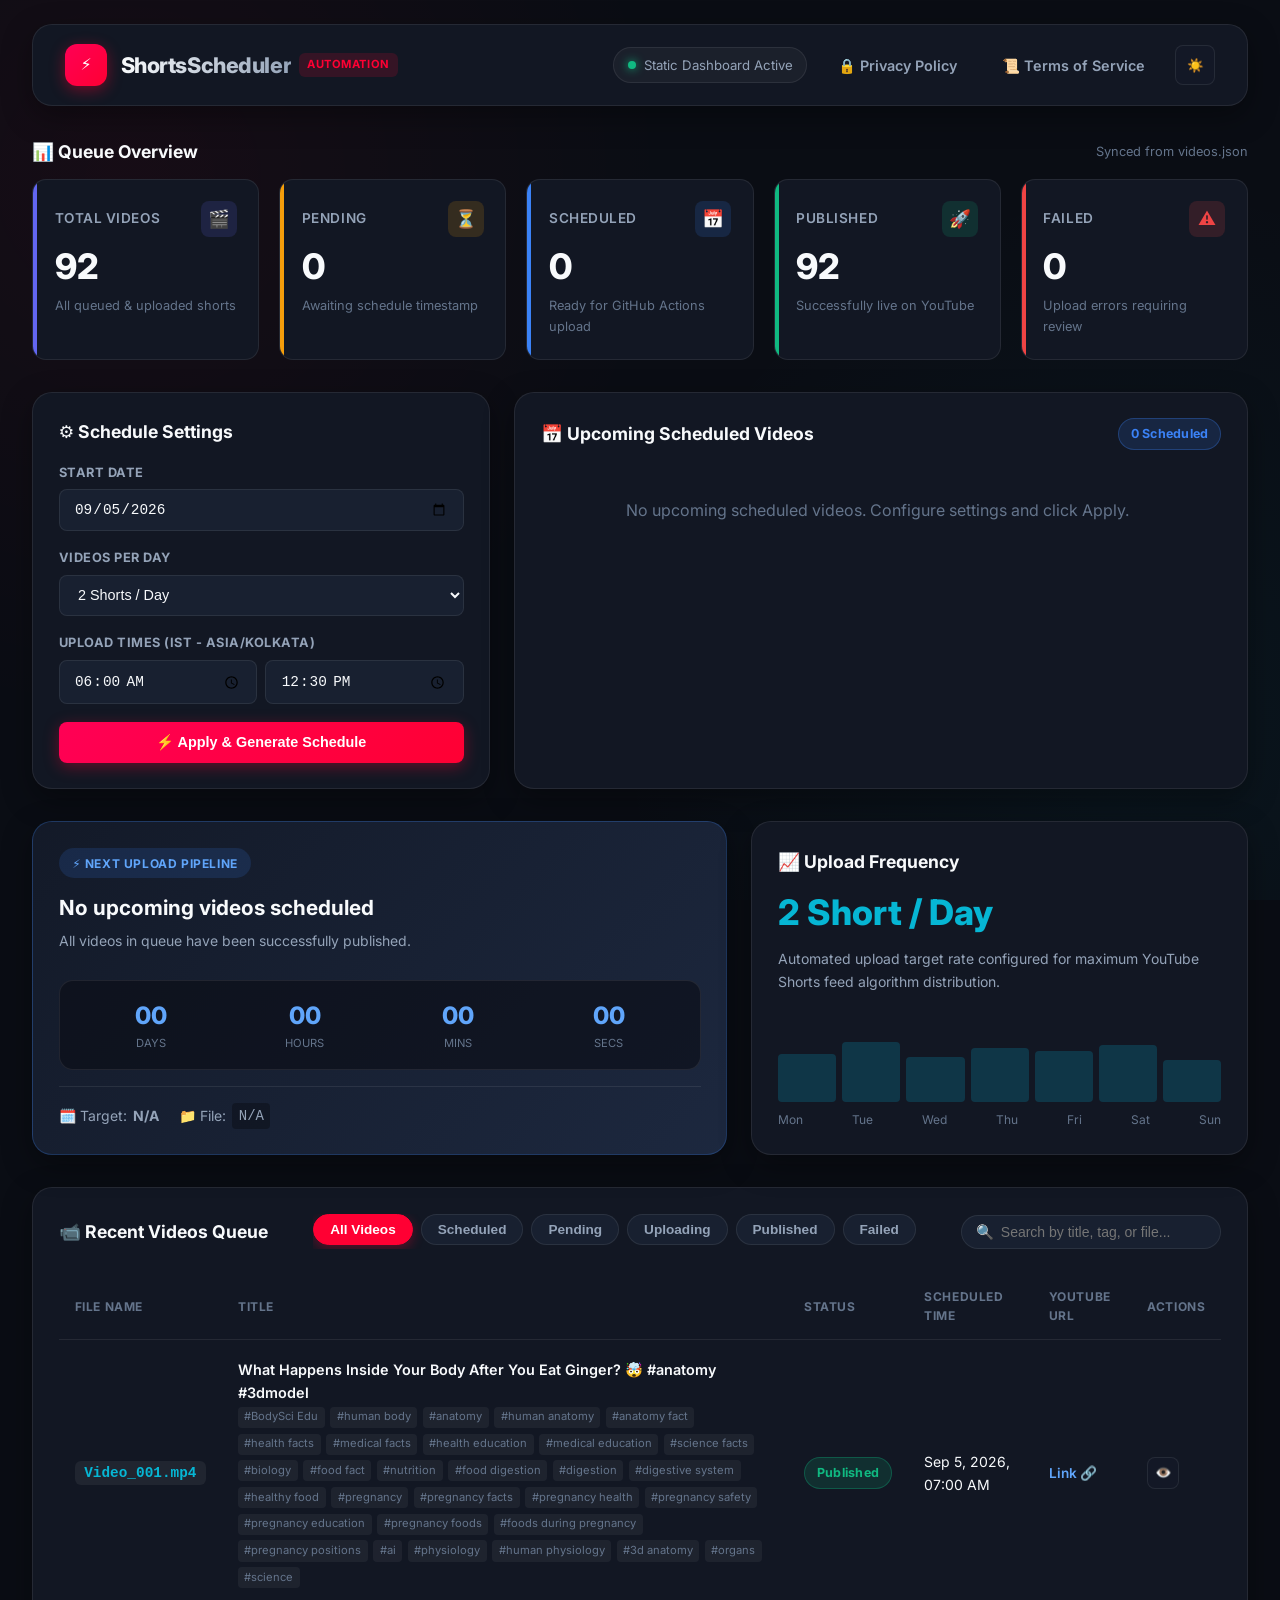
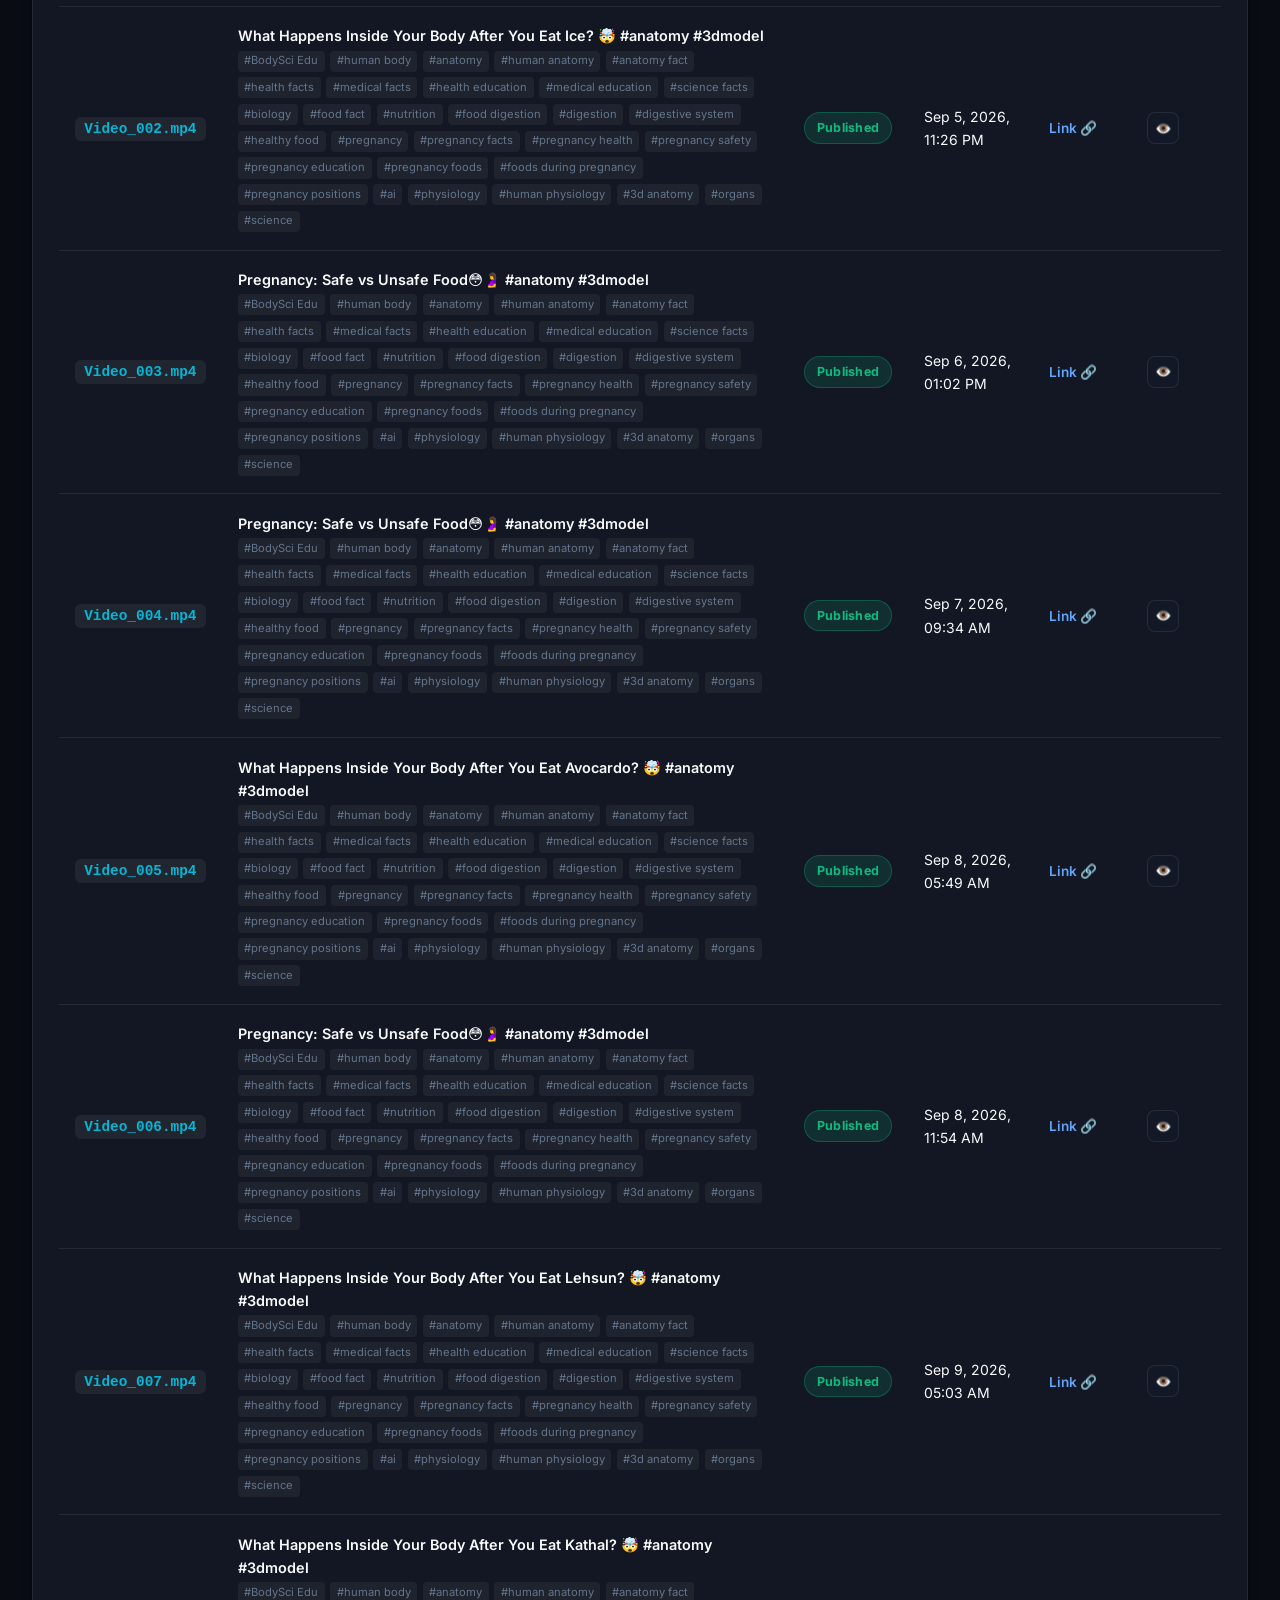
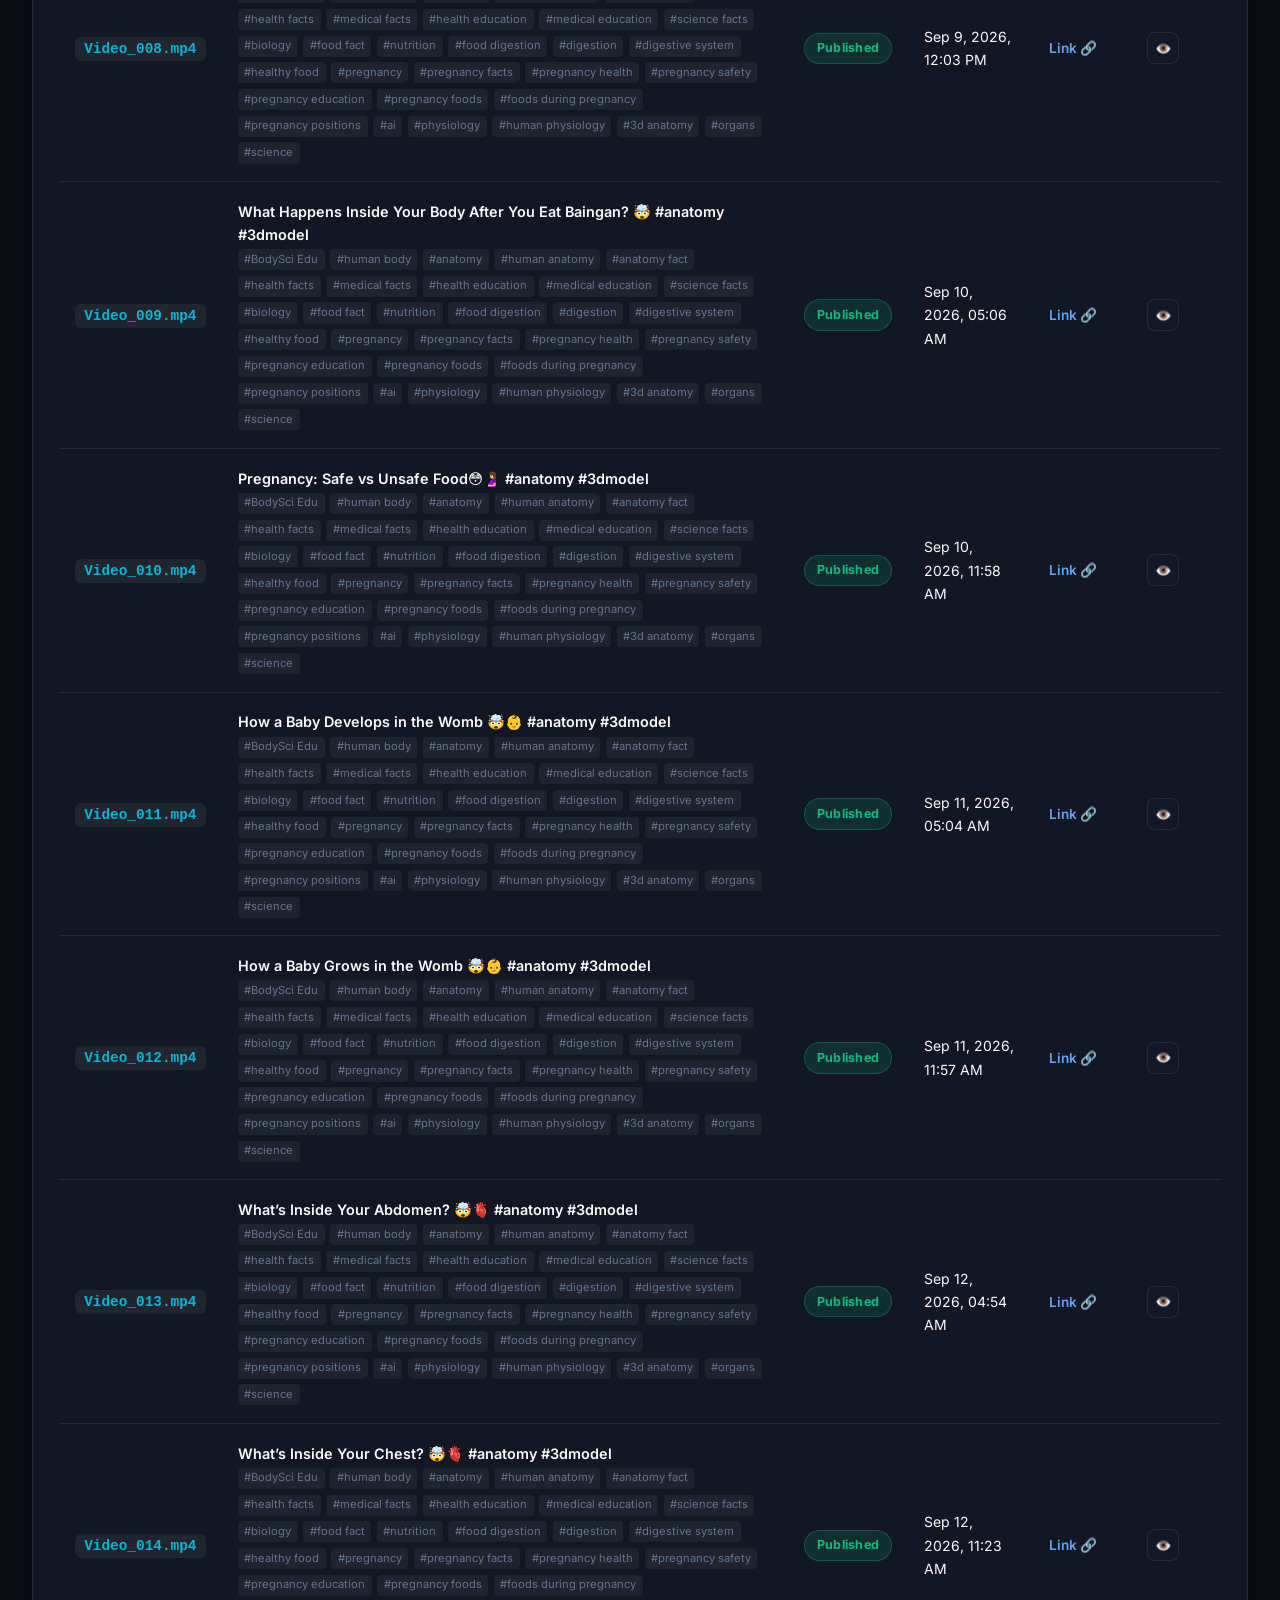
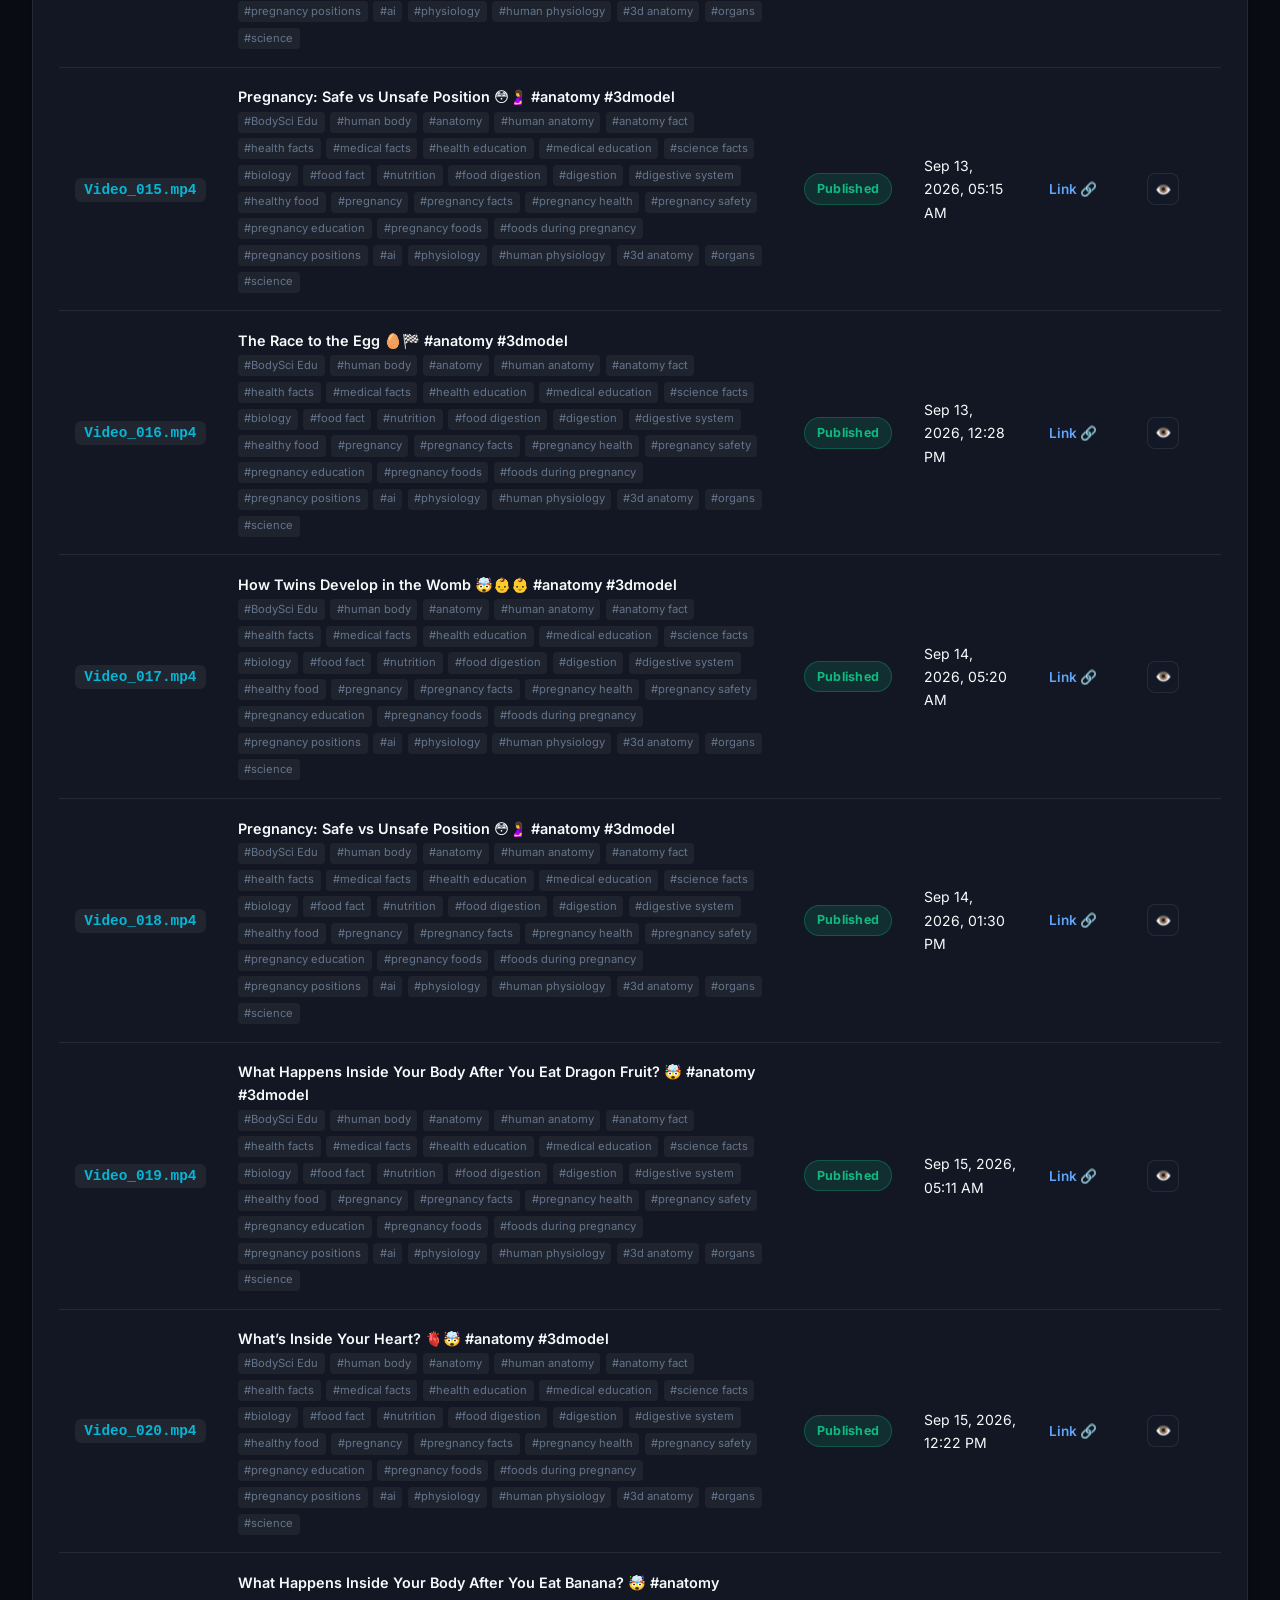
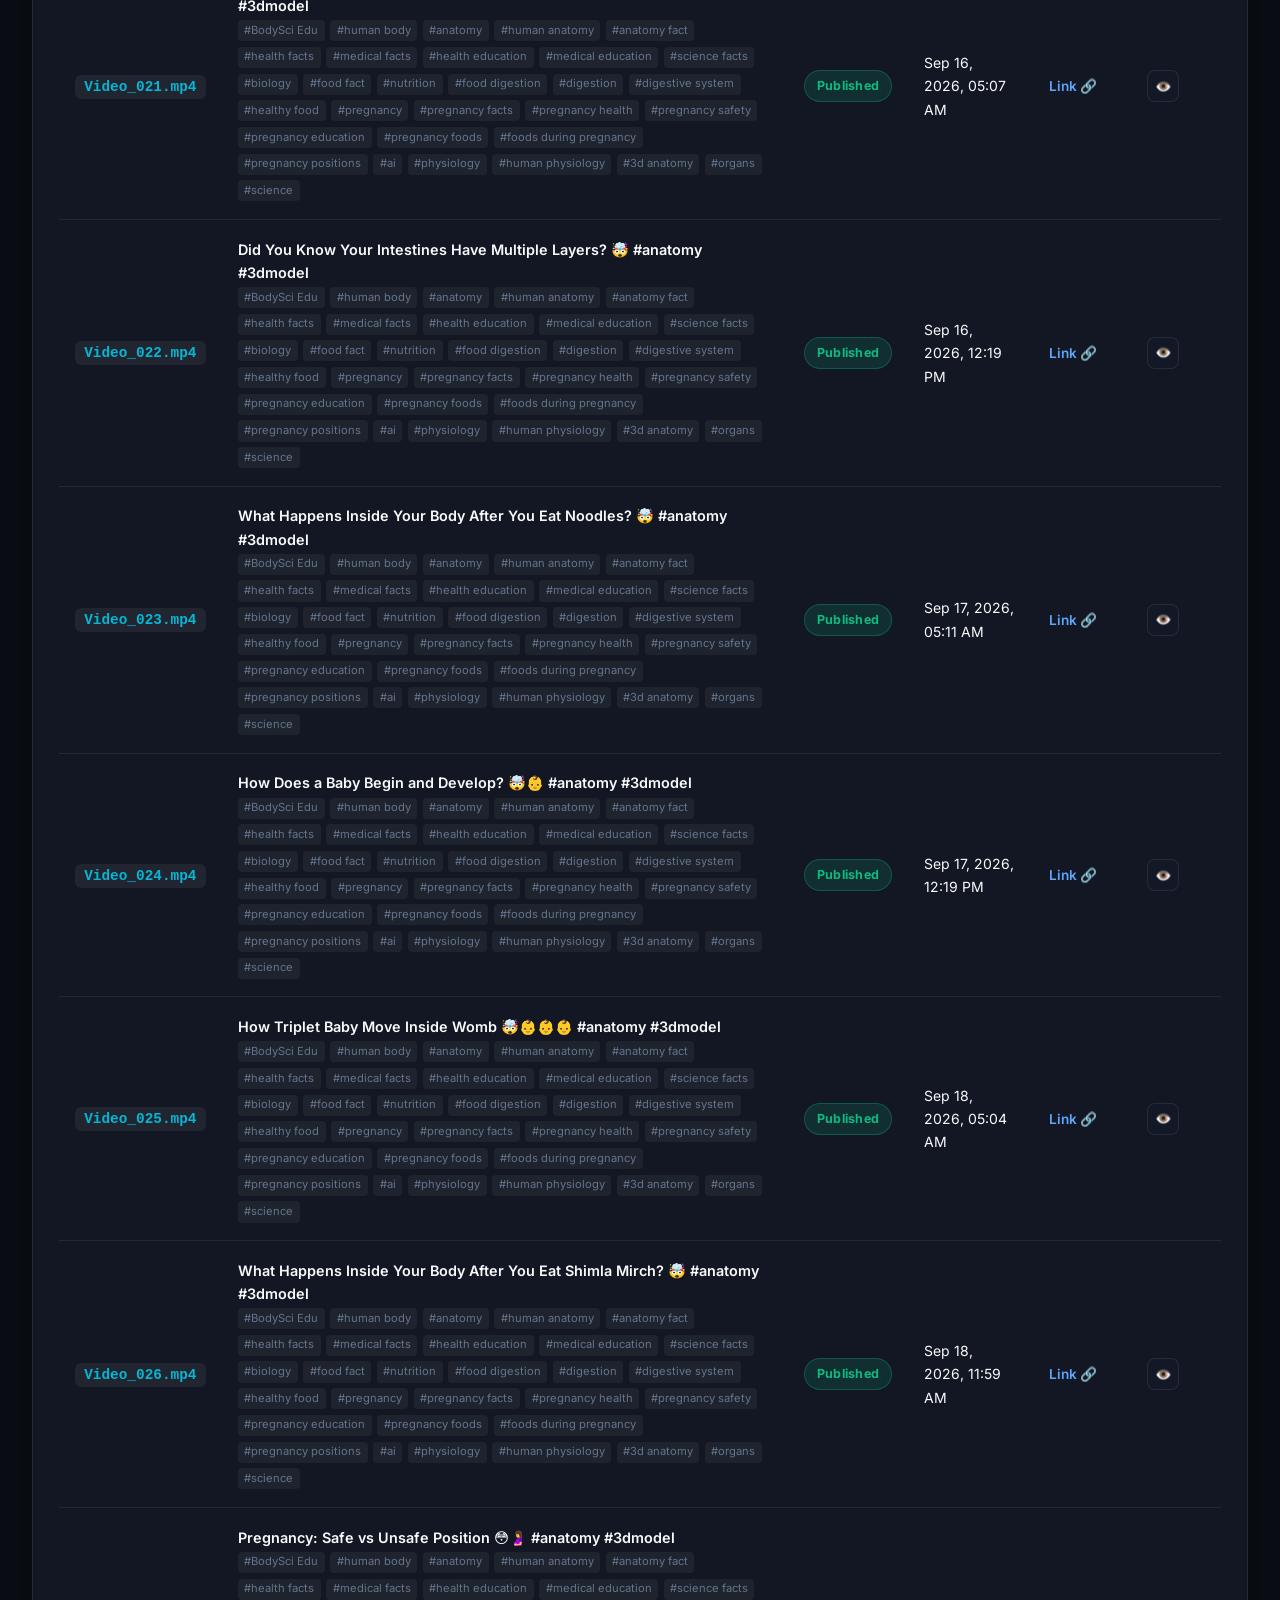
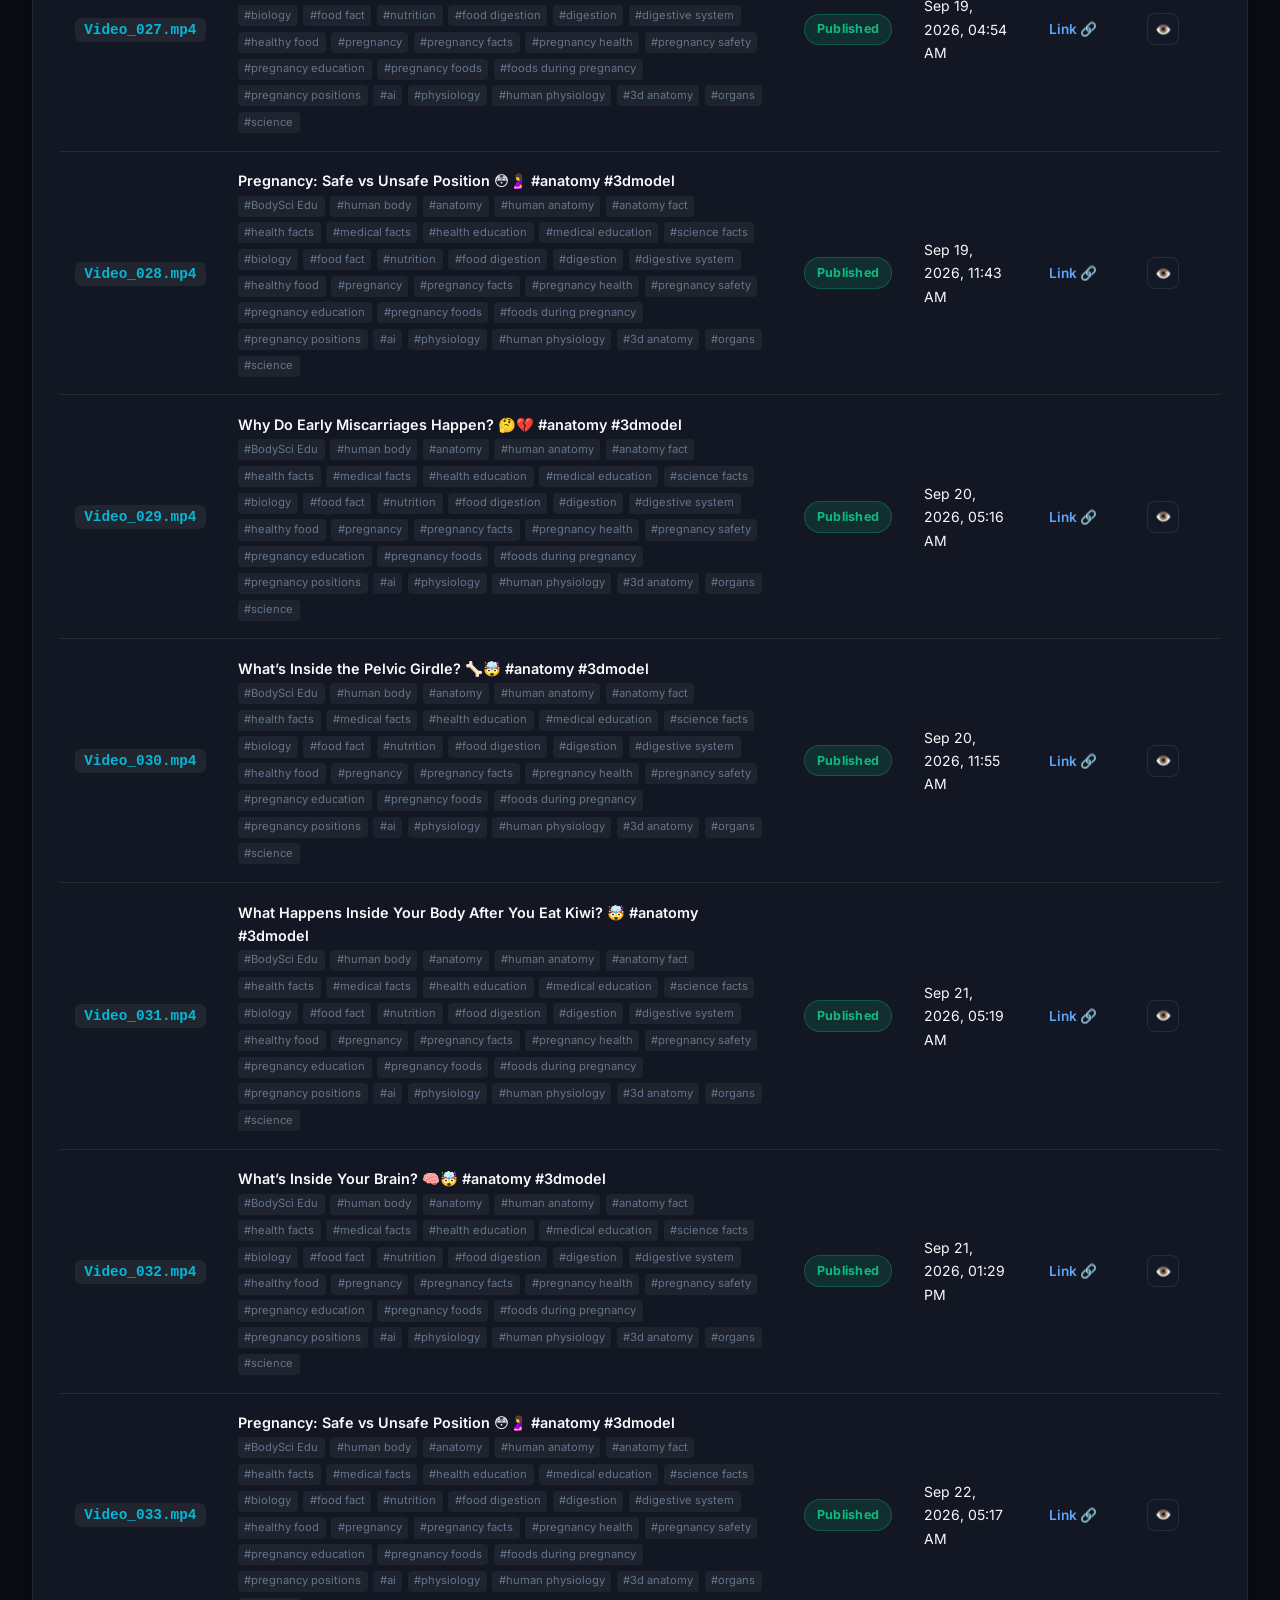
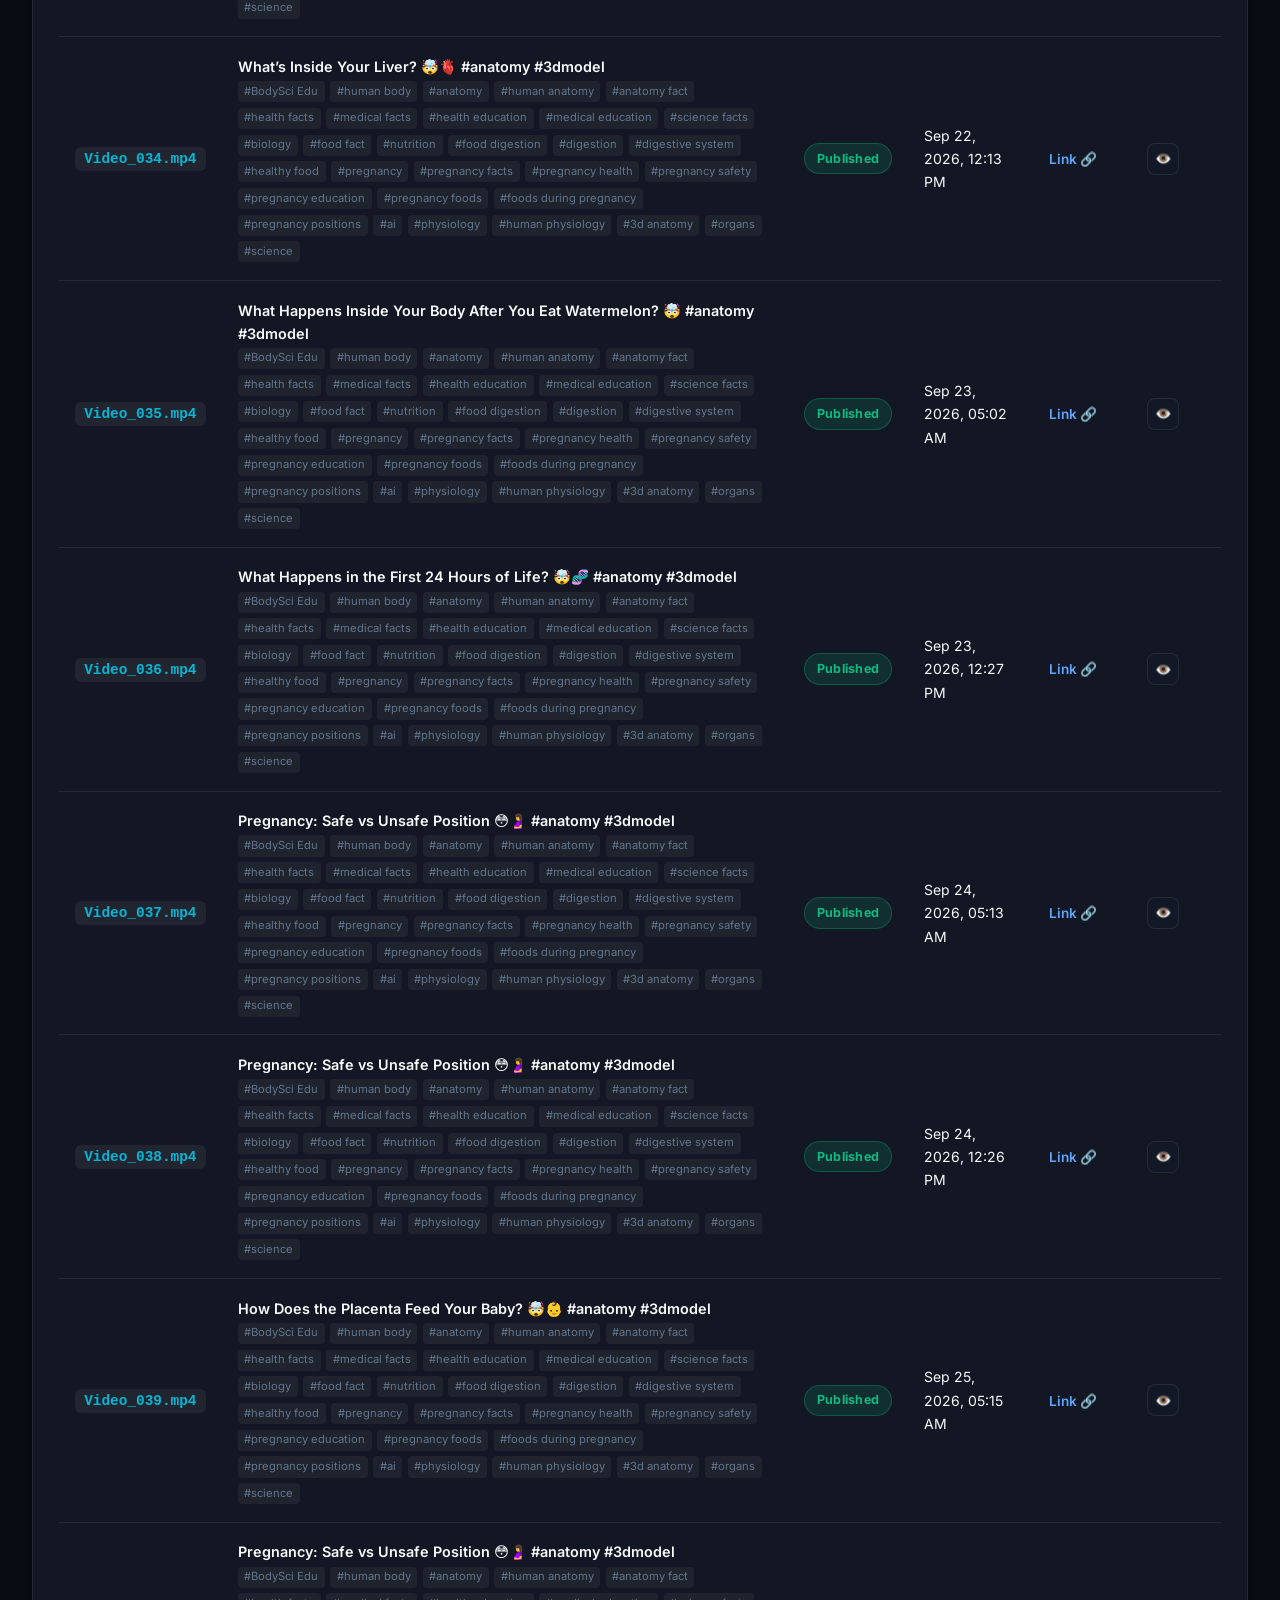
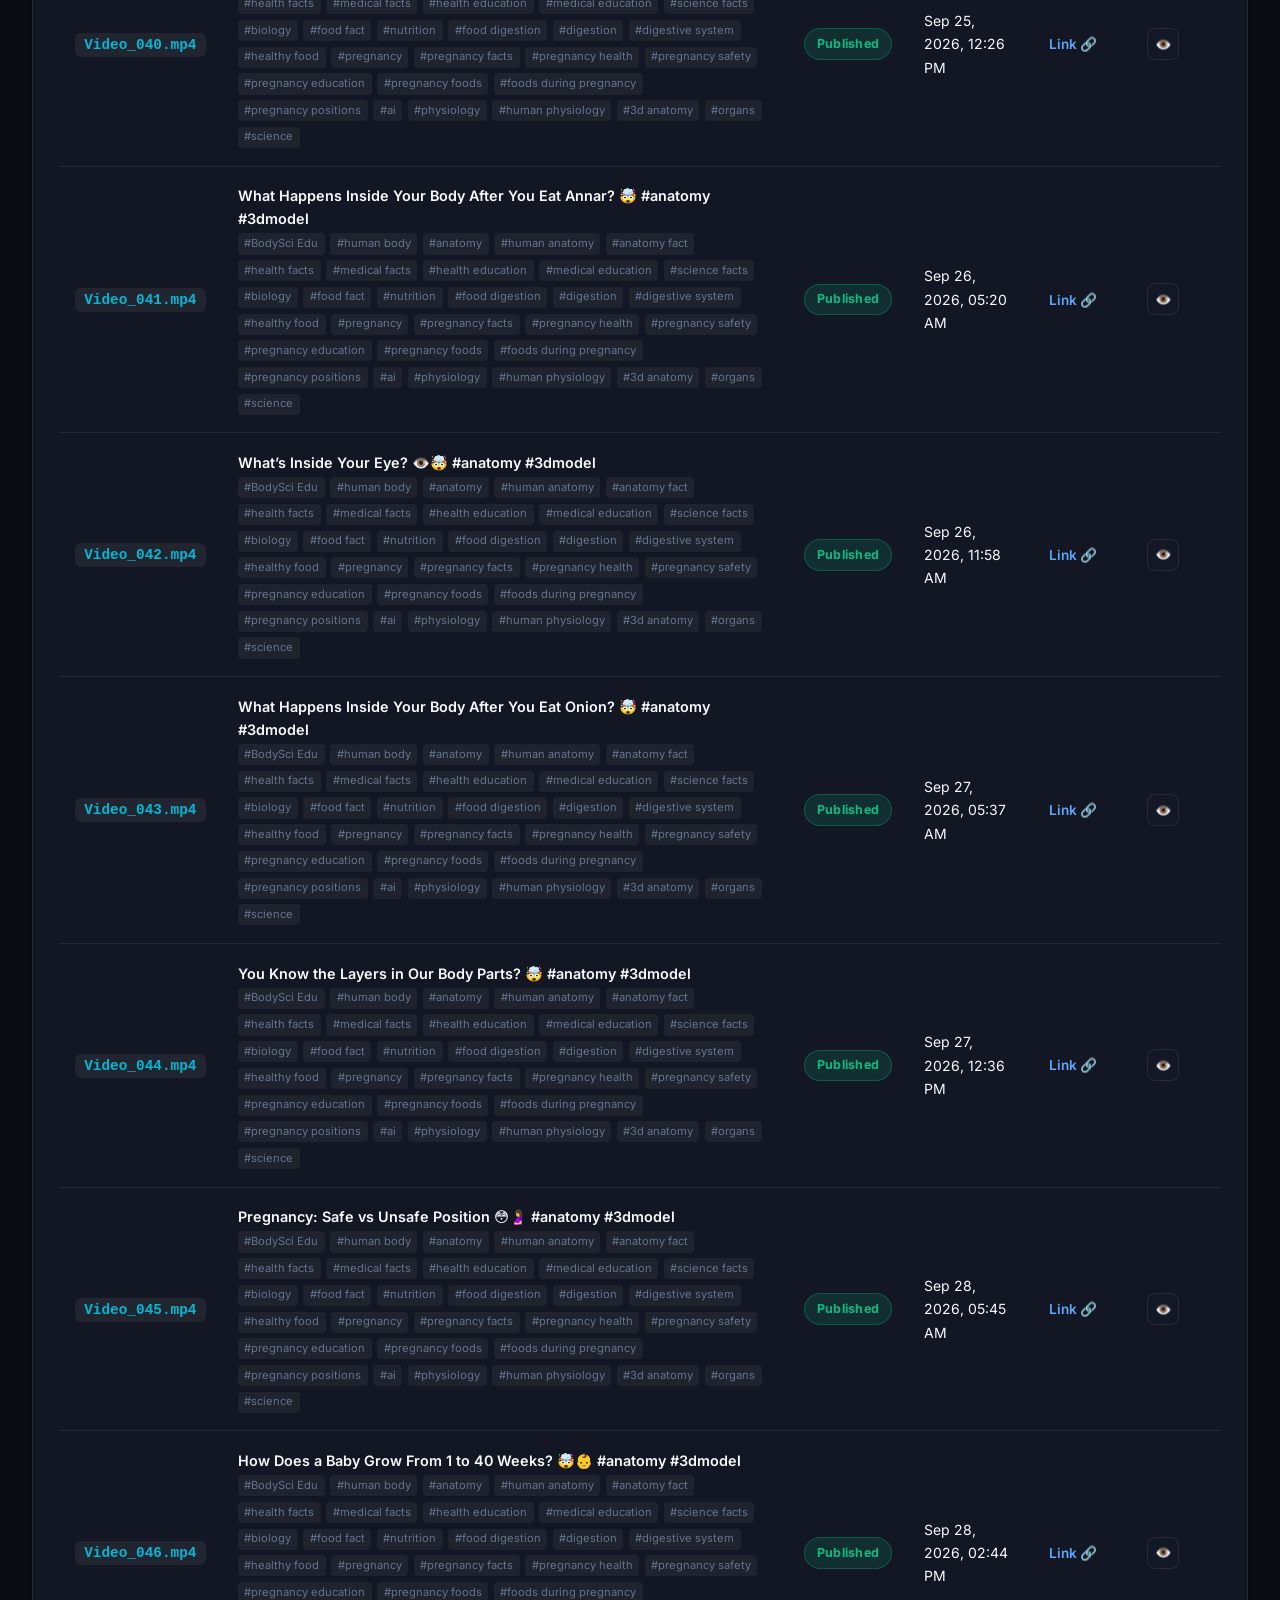
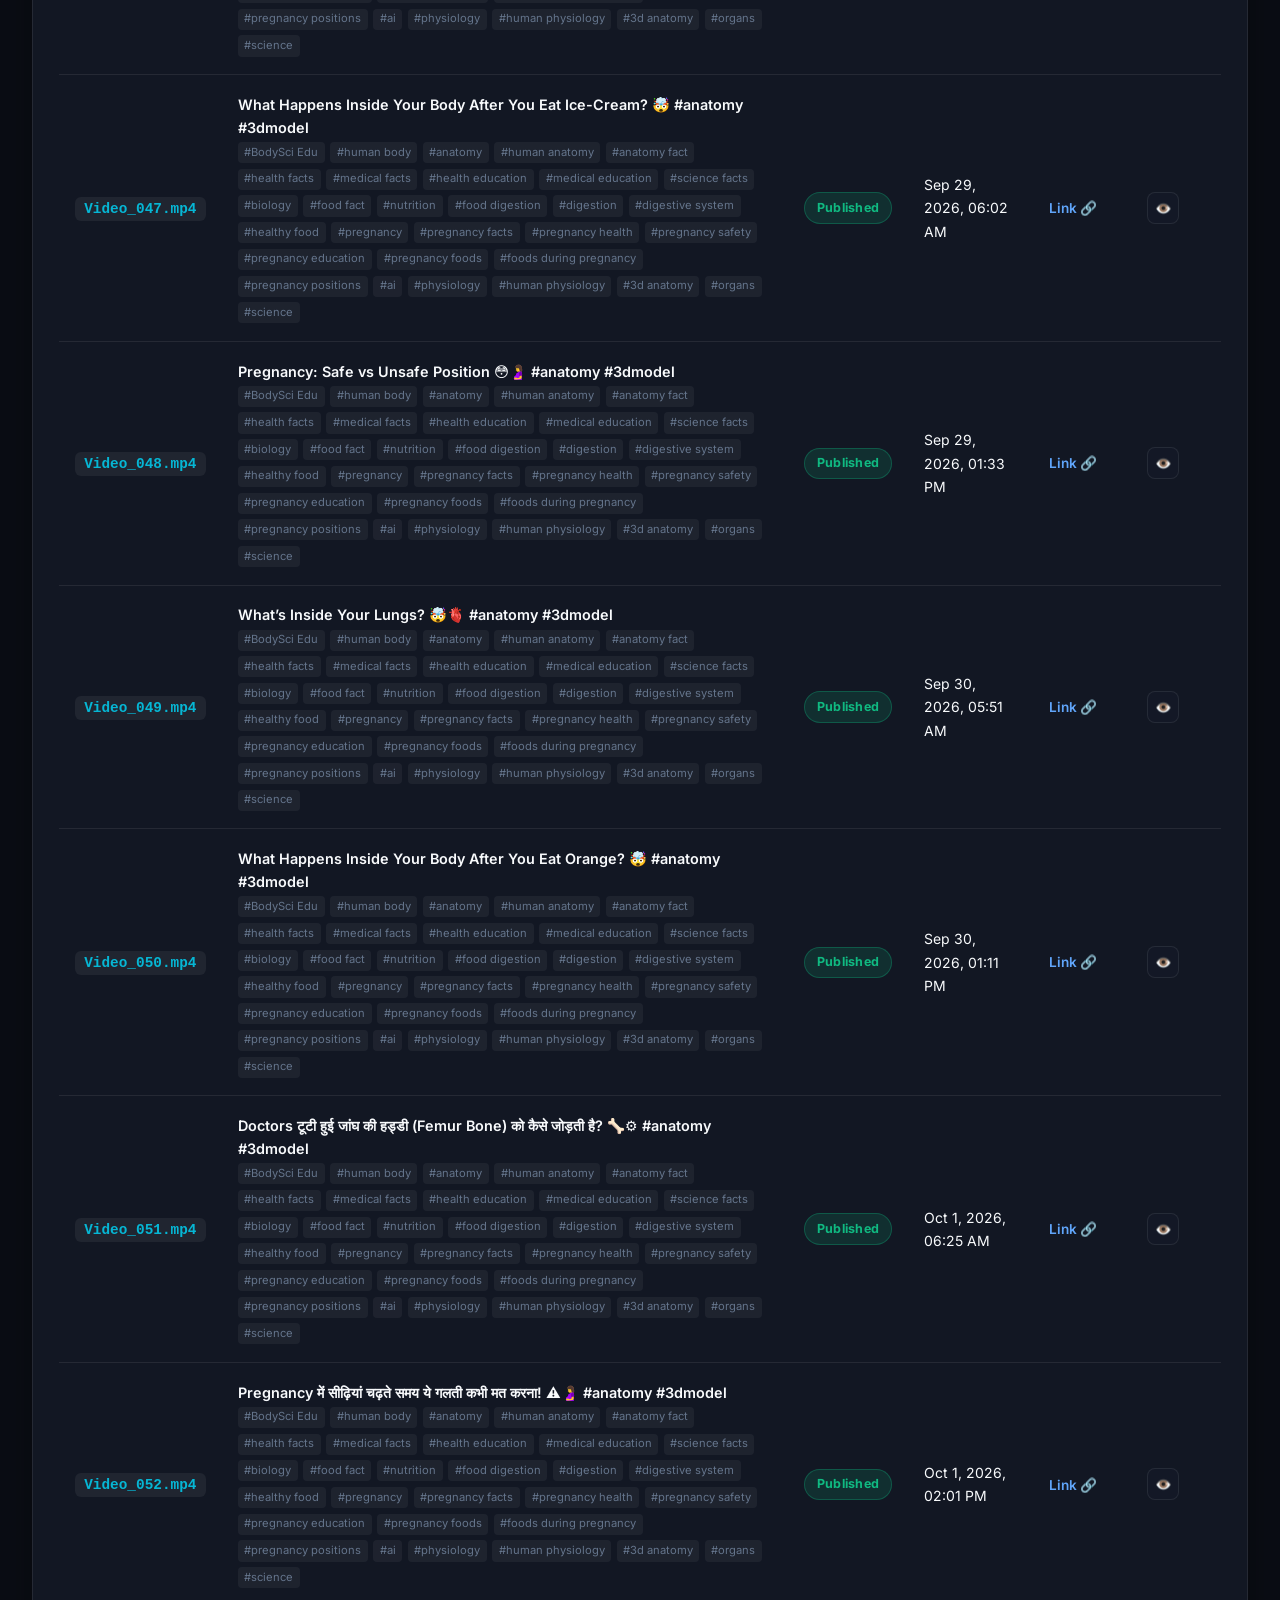
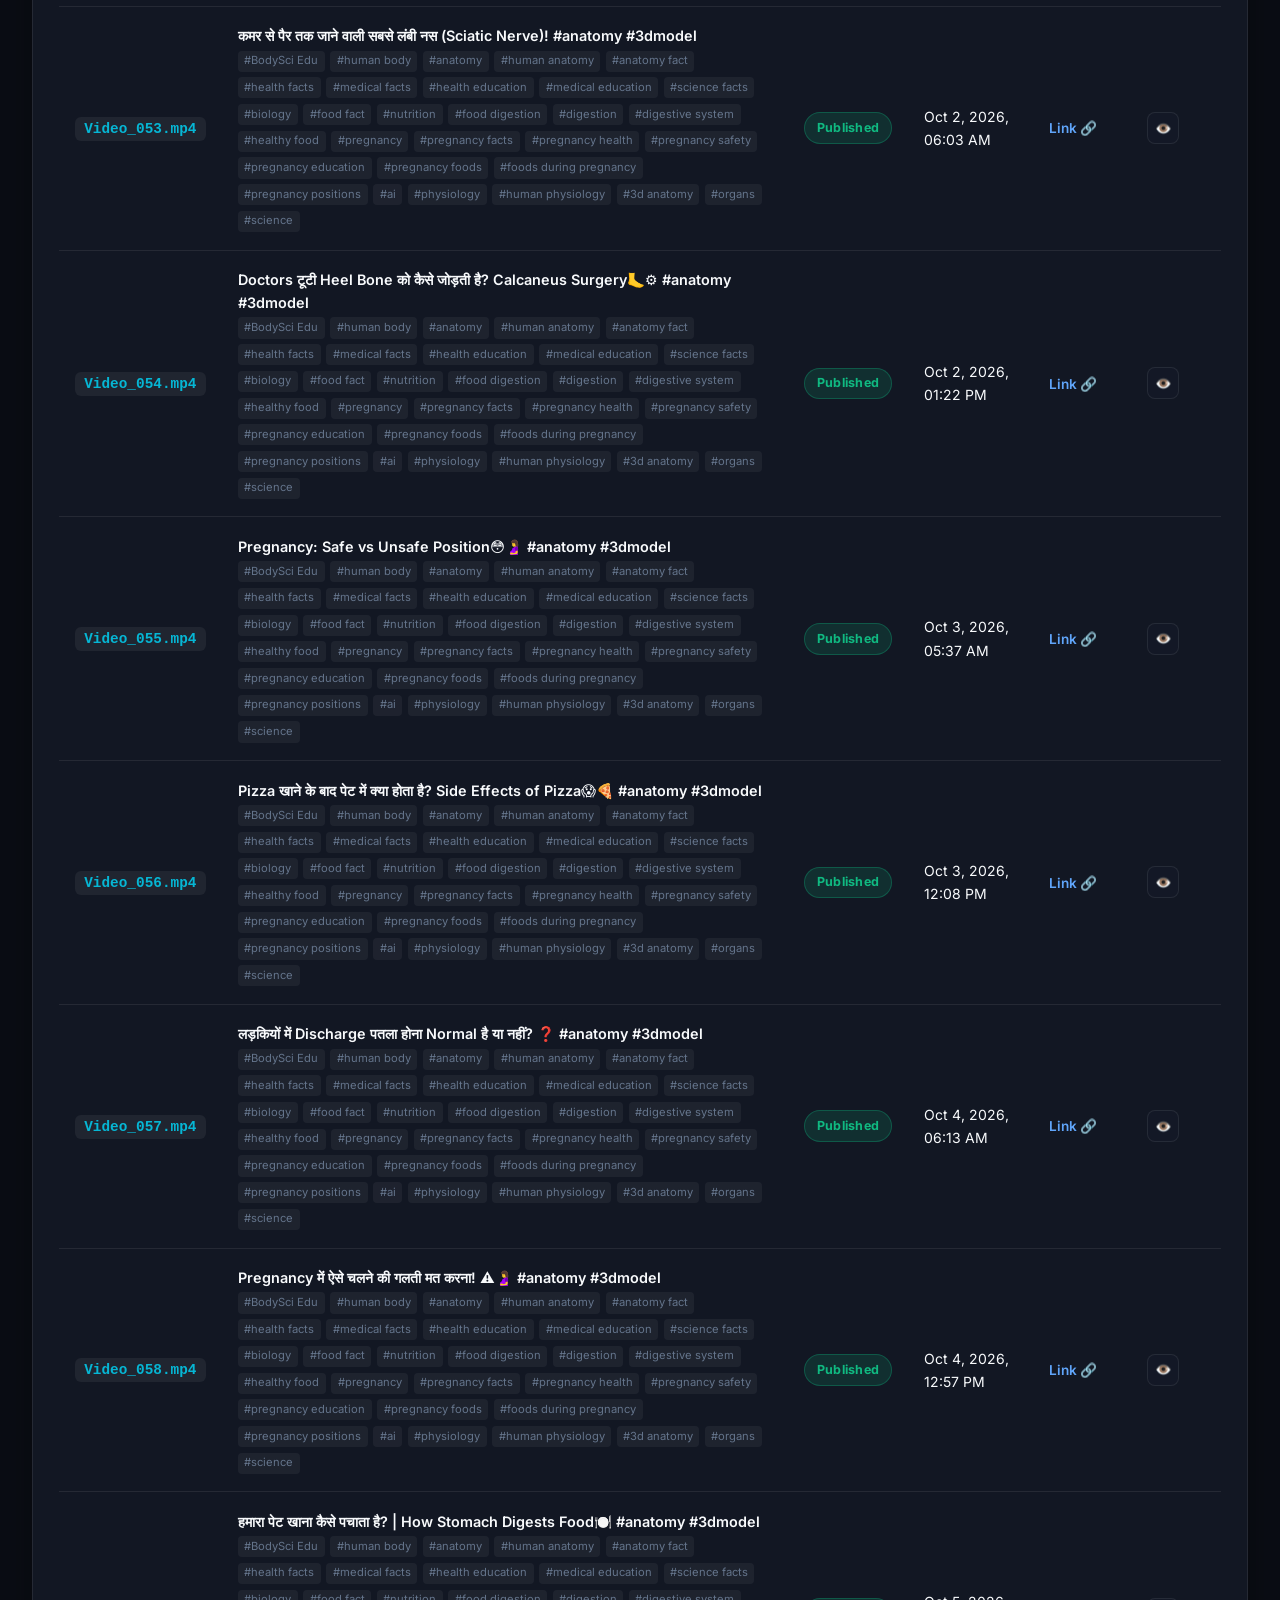
<file: frontend/index.html>
<!DOCTYPE html>
<html lang="en" data-theme="dark">
<head>
  <meta charset="UTF-8">
  <meta name="viewport" content="width=device-width, initial-scale=1.0">
  <title>YouTube Shorts Scheduler - Channel Dashboard</title>
  <meta name="description" content="Personal YouTube Shorts automation dashboard for managing video queue, schedule status, and upload metrics.">
  <!-- Fonts -->
  <link rel="preconnect" href="https://fonts.googleapis.com">
  <link rel="preconnect" href="https://fonts.gstatic.com" crossorigin>
  <link href="https://fonts.googleapis.com/css2?family=Inter:wght@400;500;600;700;800&display=swap" rel="stylesheet">
  <!-- Styles -->
  <link rel="stylesheet" href="style.css">
</head>
<body>

  <div class="app-container">
    
    <!-- Header Navbar -->
    <header class="navbar" id="main-header">
      <div class="brand">
        <div class="brand-icon" aria-hidden="true">⚡</div>
        <div>
          <div style="display: flex; align-items: center; gap: 0.5rem;">
            <h1 class="brand-title">ShortsScheduler</h1>
            <span class="brand-badge">Automation</span>
          </div>
        </div>
      </div>

      <div class="nav-actions">
        <div class="mode-tag" title="Static frontend dashboard running without stored API credentials">
          <span class="status-dot"></span>
          <span>Static Dashboard Active</span>
        </div>

        <a href="privacy.html" class="nav-link" title="Privacy Policy">
          <span>🔒 Privacy Policy</span>
        </a>
        <a href="terms.html" class="nav-link" title="Terms of Service">
          <span>📜 Terms of Service</span>
        </a>

        <button id="theme-toggle" class="btn-icon" aria-label="Toggle Theme" title="Toggle Light/Dark Theme">
          🌙
        </button>
      </div>
    </header>

    <!-- Main Content Area -->
    <main class="dashboard-grid">

      <!-- Stats Overview Section -->
      <section aria-labelledby="stats-heading">
        <div class="stats-header">
          <h2 id="stats-heading" class="section-title">📊 Queue Overview</h2>
          <span id="last-updated" style="font-size: 0.8rem; color: var(--text-muted);">Synced from videos.json</span>
        </div>

        <div class="metrics-grid">
          <!-- Total Videos -->
          <article class="stat-card total" id="card-total">
            <div class="stat-top">
              <span class="stat-label">Total Videos</span>
              <div class="stat-icon-wrap">🎬</div>
            </div>
            <div class="stat-value" id="val-total">0</div>
            <div class="stat-subtext">All queued & uploaded shorts</div>
          </article>

          <!-- Pending Videos -->
          <article class="stat-card pending" id="card-pending">
            <div class="stat-top">
              <span class="stat-label">Pending</span>
              <div class="stat-icon-wrap">⏳</div>
            </div>
            <div class="stat-value" id="val-pending">0</div>
            <div class="stat-subtext">Awaiting schedule timestamp</div>
          </article>

          <!-- Scheduled Videos -->
          <article class="stat-card scheduled" id="card-scheduled">
            <div class="stat-top">
              <span class="stat-label">Scheduled</span>
              <div class="stat-icon-wrap">📅</div>
            </div>
            <div class="stat-value" id="val-scheduled">0</div>
            <div class="stat-subtext">Ready for GitHub Actions upload</div>
          </article>

          <!-- Published Videos -->
          <article class="stat-card published" id="card-published">
            <div class="stat-top">
              <span class="stat-label">Published</span>
              <div class="stat-icon-wrap">🚀</div>
            </div>
            <div class="stat-value" id="val-published">0</div>
            <div class="stat-subtext">Successfully live on YouTube</div>
          </article>

          <!-- Failed Videos -->
          <article class="stat-card failed" id="card-failed">
            <div class="stat-top">
              <span class="stat-label">Failed</span>
              <div class="stat-icon-wrap">⚠️</div>
            </div>
            <div class="stat-value" id="val-failed">0</div>
            <div class="stat-subtext">Upload errors requiring review</div>
          </article>
        </div>
      </section>

      <!-- Schedule Automation & Timeline Section -->
      <section class="schedule-section" aria-labelledby="schedule-heading">
        <div class="schedule-grid">
          <!-- Schedule Config Form Card -->
          <div class="schedule-card">
            <h2 id="schedule-heading" class="section-title">⚙️ Schedule Settings</h2>
            
            <form id="schedule-form" class="schedule-form">
              <div class="form-group">
                <label for="sched-start-date">Start Date</label>
                <input type="date" id="sched-start-date" class="form-input" value="2026-08-10">
              </div>

              <div class="form-group">
                <label for="sched-vpd">Videos Per Day</label>
                <select id="sched-vpd" class="form-select">
                  <option value="1">1 Short / Day</option>
                  <option value="2" selected>2 Shorts / Day</option>
                </select>
              </div>

              <div class="form-group">
                <label>Upload Times (IST - Asia/Kolkata)</label>
                <div style="display: flex; gap: 0.5rem;">
                  <input type="time" id="sched-time-1" class="form-input" value="06:00" style="flex: 1;">
                  <input type="time" id="sched-time-2" class="form-input" value="12:30" style="flex: 1;">
                </div>
              </div>

              <button type="submit" id="btn-generate-schedule" class="btn-primary">
                ⚡ Apply & Generate Schedule
              </button>
            </form>
          </div>

          <!-- Calendar / Timeline View -->
          <div class="schedule-card">
            <div style="display: flex; justify-content: space-between; align-items: center; margin-bottom: 1rem;">
              <h3 class="section-title">📅 Upcoming Scheduled Videos</h3>
              <span id="scheduled-count-badge" class="badge-status scheduled">0 Scheduled</span>
            </div>

            <div class="timeline-container" id="timeline-container">
              <!-- Rendered dynamically by app.js -->
            </div>
          </div>
        </div>
      </section>
      <section class="spotlight-grid" aria-labelledby="spotlight-heading">
        <!-- Next Upload Card -->
        <article class="spotlight-card next-upload" id="next-upload-card">
          <div>
            <div class="next-upload-badge">⚡ Next Upload Pipeline</div>
            <h3 class="next-upload-title" id="next-title">Loading next scheduled short...</h3>
            <p id="next-description" style="font-size: 0.875rem; color: var(--text-secondary); margin-bottom: 0.5rem;"></p>
          </div>

          <div>
            <div class="countdown-box" id="countdown-box">
              <div class="countdown-unit">
                <span class="countdown-num" id="cd-days">00</span>
                <span class="countdown-lbl">Days</span>
              </div>
              <div class="countdown-unit">
                <span class="countdown-num" id="cd-hours">00</span>
                <span class="countdown-lbl">Hours</span>
              </div>
              <div class="countdown-unit">
                <span class="countdown-num" id="cd-mins">00</span>
                <span class="countdown-lbl">Mins</span>
              </div>
              <div class="countdown-unit">
                <span class="countdown-num" id="cd-secs">00</span>
                <span class="countdown-lbl">Secs</span>
              </div>
            </div>

            <div class="next-upload-meta">
              <div class="meta-item">
                <span>🗓️ Target:</span>
                <strong id="next-date-formatted">--</strong>
              </div>
              <div class="meta-item">
                <span>📁 File:</span>
                <code id="next-filename" style="background: rgba(0,0,0,0.3); padding: 0.1rem 0.4rem; border-radius: 4px;">--</code>
              </div>
            </div>
          </div>
        </article>

        <!-- Upload Frequency Widget -->
        <article class="spotlight-card frequency-widget">
          <div>
            <h3 class="section-title">📈 Upload Frequency</h3>
            <div class="freq-rate" id="freq-rate-text">1 Short / Day</div>
            <p class="freq-details">Automated upload target rate configured for maximum YouTube Shorts feed algorithm distribution.</p>
          </div>

          <div>
            <div class="freq-bars" id="freq-bars-container">
              <!-- Rendered dynamically by JS -->
            </div>
            <div style="display: flex; justify-content: space-between; margin-top: 0.5rem; font-size: 0.75rem; color: var(--text-muted);">
              <span>Mon</span><span>Tue</span><span>Wed</span><span>Thu</span><span>Fri</span><span>Sat</span><span>Sun</span>
            </div>
          </div>
        </article>
      </section>

      <!-- Video Queue Management & Table -->
      <section class="queue-section" aria-labelledby="recent-videos-heading">
        <div class="queue-controls">
          <h2 id="recent-videos-heading" class="section-title">📹 Recent Videos Queue</h2>

          <!-- Filter Pills -->
          <div class="filter-pills" id="filter-pills">
            <button class="pill-btn active" data-filter="all">All Videos</button>
            <button class="pill-btn" data-filter="scheduled">Scheduled</button>
            <button class="pill-btn" data-filter="pending">Pending</button>
            <button class="pill-btn" data-filter="uploading">Uploading</button>
            <button class="pill-btn" data-filter="published">Published</button>
            <button class="pill-btn" data-filter="failed">Failed</button>
          </div>

          <!-- Search Input -->
          <div class="search-box">
            <span class="search-icon">🔍</span>
            <input type="text" id="search-input" class="search-input" placeholder="Search by title, tag, or file...">
          </div>
        </div>

        <!-- Video Queue Table -->
        <div class="table-responsive">
          <table class="video-table">
            <thead>
              <tr>
                <th>File Name</th>
                <th>Title</th>
                <th>Status</th>
                <th>Scheduled Time</th>
                <th>YouTube URL</th>
                <th>Actions</th>
              </tr>
            </thead>
            <tbody id="video-table-body">
              <!-- Dynamic rows rendered by app.js -->
            </tbody>
          </table>
        </div>

        <div id="empty-state" class="empty-state" style="display: none;">
          <div class="empty-icon">🔍</div>
          <h3>No matching videos found</h3>
          <p>Try adjusting your search criteria or status filter.</p>
        </div>
      </section>

    </main>

    <!-- Footer -->
    <footer class="footer">
      <p>YouTube Shorts Scheduler • Static Dashboard UI for Personal Channel Automation</p>
      <p style="margin-top: 0.35rem;">
        Frontend hostable on GitHub Pages • Backend runs on Node.js / GitHub Actions • 
        <a href="privacy.html" class="footer-link">Privacy Policy</a> • 
        <a href="terms.html" class="footer-link">Terms of Service</a>
      </p>
    </footer>

  </div>

  <!-- Detail Modal -->
  <div class="modal-overlay" id="video-modal">
    <div class="modal-card">
      <div class="modal-header">
        <h3 id="modal-title" style="font-weight: 700;">Video Details</h3>
        <button class="modal-close" id="modal-close-btn">&times;</button>
      </div>
      <div id="modal-body">
        <!-- Filled dynamically -->
      </div>
    </div>
  </div>

  <!-- Data & Frontend Logic -->
  <script src="../data/videos.js"></script>
  <script src="../data/schedule.js"></script>
  <script src="app.js"></script>
</body>
</html>
</file>
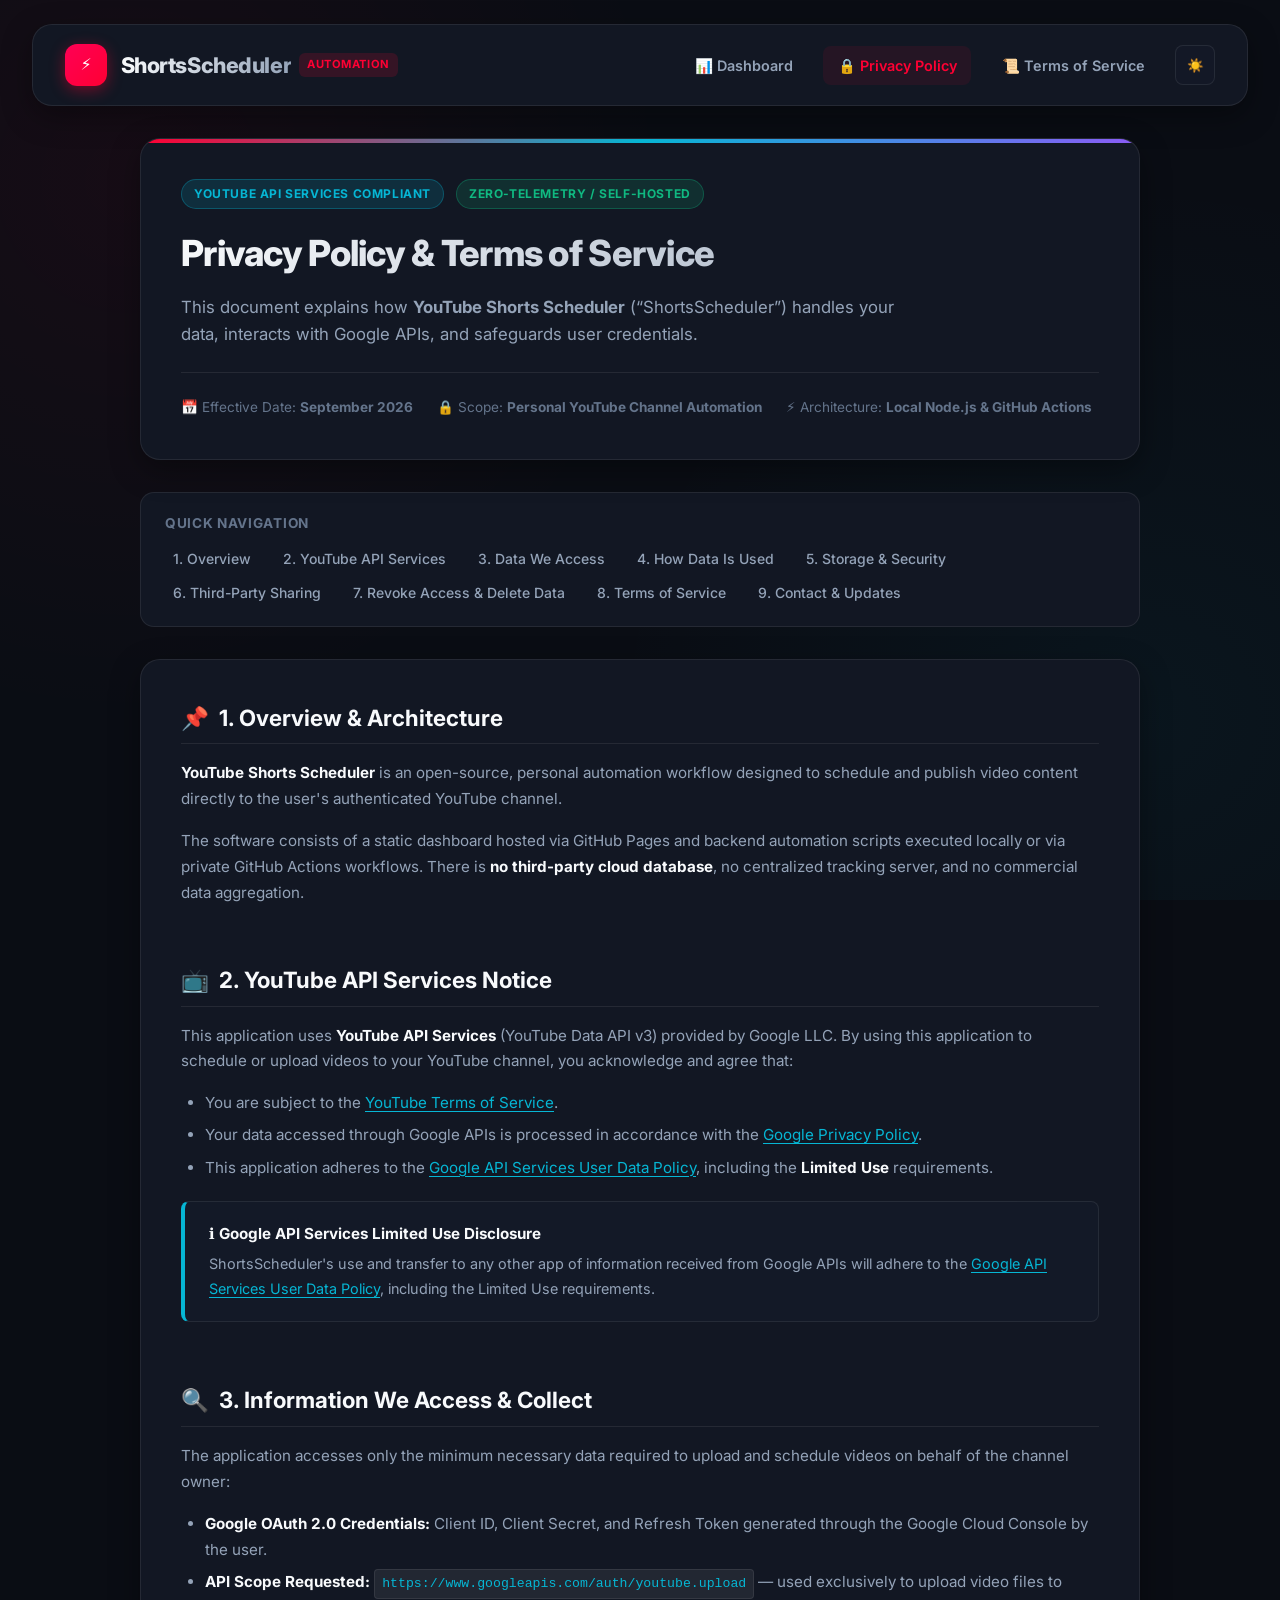
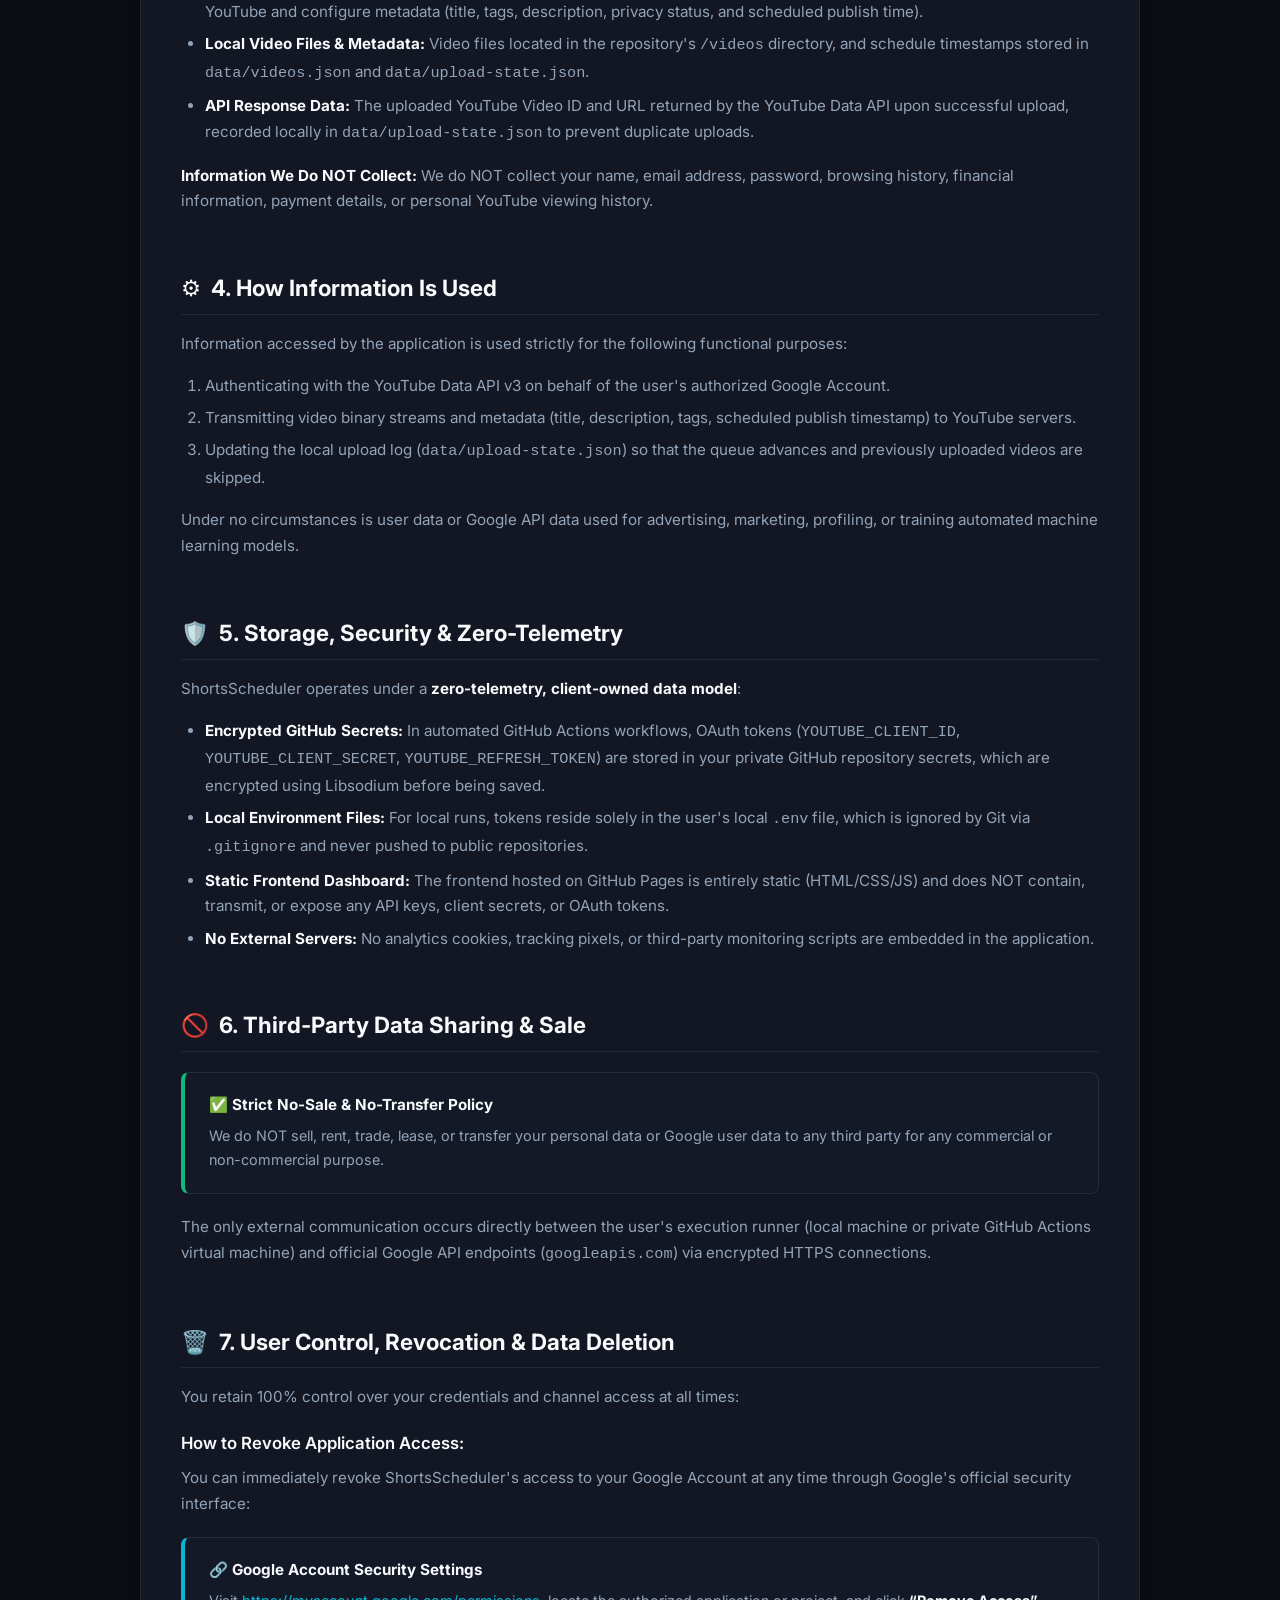
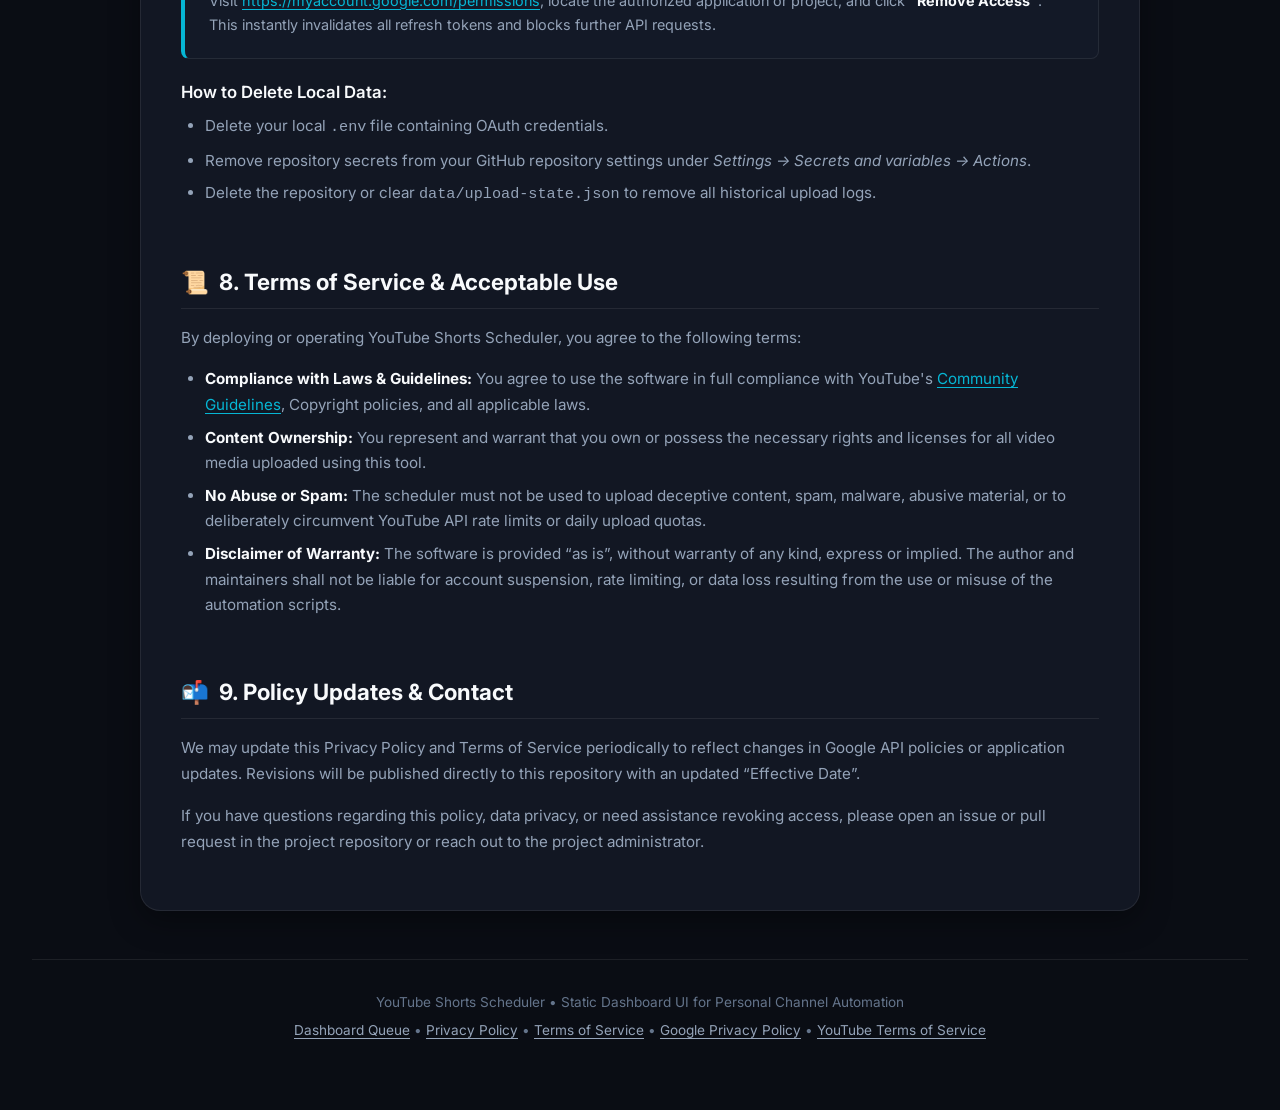
<file: frontend/privacy.html>
<!DOCTYPE html>
<html lang="en" data-theme="dark">
<head>
  <meta charset="UTF-8">
  <meta name="viewport" content="width=device-width, initial-scale=1.0">
  <title>Privacy Policy & Terms - YouTube Shorts Scheduler</title>
  <meta name="description" content="Privacy Policy and Terms of Service for YouTube Shorts Scheduler. Details Google OAuth 2.0 scopes, YouTube API Services compliance, and data security.">
  <!-- Fonts -->
  <link rel="preconnect" href="https://fonts.googleapis.com">
  <link rel="preconnect" href="https://fonts.gstatic.com" crossorigin>
  <link href="https://fonts.googleapis.com/css2?family=Inter:wght@400;500;600;700;800&family=Consolas&display=swap" rel="stylesheet">
  <!-- Styles -->
  <link rel="stylesheet" href="style.css">
</head>
<body>

  <div class="app-container">
    
    <!-- Header Navbar -->
    <header class="navbar" id="main-header">
      <div class="brand">
        <div class="brand-icon" aria-hidden="true">⚡</div>
        <div>
          <div style="display: flex; align-items: center; gap: 0.5rem;">
            <a href="index.html" style="text-decoration: none; color: inherit;"><h1 class="brand-title">ShortsScheduler</h1></a>
            <span class="brand-badge">Automation</span>
          </div>
        </div>
      </div>

      <div class="nav-actions">
        <a href="index.html" class="nav-link">
          <span>📊 Dashboard</span>
        </a>
        <a href="privacy.html" class="nav-link active">
          <span>🔒 Privacy Policy</span>
        </a>
        <a href="terms.html" class="nav-link">
          <span>📜 Terms of Service</span>
        </a>

        <button id="theme-toggle" class="btn-icon" aria-label="Toggle Theme" title="Toggle Light/Dark Theme">
          🌙
        </button>
      </div>
    </header>

    <!-- Main Policy Container -->
    <main class="policy-container">

      <!-- Hero Header -->
      <section class="policy-hero">
        <div class="policy-hero-badges">
          <span class="badge-pill google">YouTube API Services Compliant</span>
          <span class="badge-pill security">Zero-Telemetry / Self-Hosted</span>
        </div>
        <h1 class="policy-title">Privacy Policy &amp; Terms of Service</h1>
        <p class="policy-subtitle">
          This document explains how <strong>YouTube Shorts Scheduler</strong> (&ldquo;ShortsScheduler&rdquo;) handles your data, interacts with Google APIs, and safeguards user credentials.
        </p>
        <div class="policy-meta-bar">
          <span>📅 Effective Date: <strong>September 2026</strong></span>
          <span>🔒 Scope: <strong>Personal YouTube Channel Automation</strong></span>
          <span>⚡ Architecture: <strong>Local Node.js &amp; GitHub Actions</strong></span>
        </div>
      </section>

      <!-- Table of Contents Navigation -->
      <nav class="policy-toc-nav" aria-label="Table of Contents">
        <div class="toc-title">Quick Navigation</div>
        <ul class="toc-links">
          <li><a href="#overview" class="toc-link">1. Overview</a></li>
          <li><a href="#youtube-api" class="toc-link">2. YouTube API Services</a></li>
          <li><a href="#data-collection" class="toc-link">3. Data We Access</a></li>
          <li><a href="#how-used" class="toc-link">4. How Data Is Used</a></li>
          <li><a href="#storage-security" class="toc-link">5. Storage &amp; Security</a></li>
          <li><a href="#data-sharing" class="toc-link">6. Third-Party Sharing</a></li>
          <li><a href="#revocation" class="toc-link">7. Revoke Access &amp; Delete Data</a></li>
          <li><a href="#terms" class="toc-link">8. Terms of Service</a></li>
          <li><a href="#contact" class="toc-link">9. Contact &amp; Updates</a></li>
        </ul>
      </nav>

      <!-- Policy Content Card -->
      <article class="policy-content-card">

        <!-- 1. Overview -->
        <section id="overview" class="policy-section">
          <h2><span>📌</span> 1. Overview &amp; Architecture</h2>
          <p>
            <strong>YouTube Shorts Scheduler</strong> is an open-source, personal automation workflow designed to schedule and publish video content directly to the user's authenticated YouTube channel.
          </p>
          <p>
            The software consists of a static dashboard hosted via GitHub Pages and backend automation scripts executed locally or via private GitHub Actions workflows. There is <strong>no third-party cloud database</strong>, no centralized tracking server, and no commercial data aggregation.
          </p>
        </section>

        <!-- 2. YouTube API Services Compliance -->
        <section id="youtube-api" class="policy-section">
          <h2><span>📺</span> 2. YouTube API Services Notice</h2>
          <p>
            This application uses <strong>YouTube API Services</strong> (YouTube Data API v3) provided by Google LLC. By using this application to schedule or upload videos to your YouTube channel, you acknowledge and agree that:
          </p>
          <ul>
            <li>
              You are subject to the <a href="https://www.youtube.com/t/terms" target="_blank" rel="noopener noreferrer">YouTube Terms of Service</a>.
            </li>
            <li>
              Your data accessed through Google APIs is processed in accordance with the <a href="https://policies.google.com/privacy" target="_blank" rel="noopener noreferrer">Google Privacy Policy</a>.
            </li>
            <li>
              This application adheres to the <a href="https://developers.google.com/terms/api-services-user-data-policy" target="_blank" rel="noopener noreferrer">Google API Services User Data Policy</a>, including the <strong>Limited Use</strong> requirements.
            </li>
          </ul>

          <div class="callout-box">
            <div class="callout-box-title">ℹ️ Google API Services Limited Use Disclosure</div>
            <p>
              ShortsScheduler's use and transfer to any other app of information received from Google APIs will adhere to the <a href="https://developers.google.com/terms/api-services-user-data-policy" target="_blank" rel="noopener noreferrer">Google API Services User Data Policy</a>, including the Limited Use requirements.
            </p>
          </div>
        </section>

        <!-- 3. Data We Access -->
        <section id="data-collection" class="policy-section">
          <h2><span>🔍</span> 3. Information We Access &amp; Collect</h2>
          <p>
            The application accesses only the minimum necessary data required to upload and schedule videos on behalf of the channel owner:
          </p>
          <ul>
            <li>
              <strong>Google OAuth 2.0 Credentials:</strong> Client ID, Client Secret, and Refresh Token generated through the Google Cloud Console by the user.
            </li>
            <li>
              <strong>API Scope Requested:</strong> <span class="scope-code">https://www.googleapis.com/auth/youtube.upload</span> — used exclusively to upload video files to YouTube and configure metadata (title, tags, description, privacy status, and scheduled publish time).
            </li>
            <li>
              <strong>Local Video Files &amp; Metadata:</strong> Video files located in the repository's <code>/videos</code> directory, and schedule timestamps stored in <code>data/videos.json</code> and <code>data/upload-state.json</code>.
            </li>
            <li>
              <strong>API Response Data:</strong> The uploaded YouTube Video ID and URL returned by the YouTube Data API upon successful upload, recorded locally in <code>data/upload-state.json</code> to prevent duplicate uploads.
            </li>
          </ul>
          <p>
            <strong>Information We Do NOT Collect:</strong> We do NOT collect your name, email address, password, browsing history, financial information, payment details, or personal YouTube viewing history.
          </p>
        </section>

        <!-- 4. How Data Is Used -->
        <section id="how-used" class="policy-section">
          <h2><span>⚙️</span> 4. How Information Is Used</h2>
          <p>
            Information accessed by the application is used strictly for the following functional purposes:
          </p>
          <ol>
            <li>Authenticating with the YouTube Data API v3 on behalf of the user's authorized Google Account.</li>
            <li>Transmitting video binary streams and metadata (title, description, tags, scheduled publish timestamp) to YouTube servers.</li>
            <li>Updating the local upload log (<code>data/upload-state.json</code>) so that the queue advances and previously uploaded videos are skipped.</li>
          </ol>
          <p>
            Under no circumstances is user data or Google API data used for advertising, marketing, profiling, or training automated machine learning models.
          </p>
        </section>

        <!-- 5. Storage & Security -->
        <section id="storage-security" class="policy-section">
          <h2><span>🛡️</span> 5. Storage, Security &amp; Zero-Telemetry</h2>
          <p>
            ShortsScheduler operates under a <strong>zero-telemetry, client-owned data model</strong>:
          </p>
          <ul>
            <li>
              <strong>Encrypted GitHub Secrets:</strong> In automated GitHub Actions workflows, OAuth tokens (<code>YOUTUBE_CLIENT_ID</code>, <code>YOUTUBE_CLIENT_SECRET</code>, <code>YOUTUBE_REFRESH_TOKEN</code>) are stored in your private GitHub repository secrets, which are encrypted using Libsodium before being saved.
            </li>
            <li>
              <strong>Local Environment Files:</strong> For local runs, tokens reside solely in the user's local <code>.env</code> file, which is ignored by Git via <code>.gitignore</code> and never pushed to public repositories.
            </li>
            <li>
              <strong>Static Frontend Dashboard:</strong> The frontend hosted on GitHub Pages is entirely static (HTML/CSS/JS) and does NOT contain, transmit, or expose any API keys, client secrets, or OAuth tokens.
            </li>
            <li>
              <strong>No External Servers:</strong> No analytics cookies, tracking pixels, or third-party monitoring scripts are embedded in the application.
            </li>
          </ul>
        </section>

        <!-- 6. Third-Party Sharing -->
        <section id="data-sharing" class="policy-section">
          <h2><span>🚫</span> 6. Third-Party Data Sharing &amp; Sale</h2>
          <div class="callout-box success">
            <div class="callout-box-title">✅ Strict No-Sale &amp; No-Transfer Policy</div>
            <p>
              We do NOT sell, rent, trade, lease, or transfer your personal data or Google user data to any third party for any commercial or non-commercial purpose.
            </p>
          </div>
          <p>
            The only external communication occurs directly between the user's execution runner (local machine or private GitHub Actions virtual machine) and official Google API endpoints (<code>googleapis.com</code>) via encrypted HTTPS connections.
          </p>
        </section>

        <!-- 7. Revoke Access & Data Deletion -->
        <section id="revocation" class="policy-section">
          <h2><span>🗑️</span> 7. User Control, Revocation &amp; Data Deletion</h2>
          <p>
            You retain 100% control over your credentials and channel access at all times:
          </p>
          <h3>How to Revoke Application Access:</h3>
          <p>
            You can immediately revoke ShortsScheduler's access to your Google Account at any time through Google's official security interface:
          </p>
          <div class="callout-box">
            <div class="callout-box-title">🔗 Google Account Security Settings</div>
            <p>
              Visit <a href="https://myaccount.google.com/permissions" target="_blank" rel="noopener noreferrer">https://myaccount.google.com/permissions</a>, locate the authorized application or project, and click <strong>&ldquo;Remove Access&rdquo;</strong>. This instantly invalidates all refresh tokens and blocks further API requests.
            </p>
          </div>
          <h3>How to Delete Local Data:</h3>
          <ul>
            <li>Delete your local <code>.env</code> file containing OAuth credentials.</li>
            <li>Remove repository secrets from your GitHub repository settings under <em>Settings &rarr; Secrets and variables &rarr; Actions</em>.</li>
            <li>Delete the repository or clear <code>data/upload-state.json</code> to remove all historical upload logs.</li>
          </ul>
        </section>

        <!-- 8. Terms of Service -->
        <section id="terms" class="policy-section">
          <h2><span>📜</span> 8. Terms of Service &amp; Acceptable Use</h2>
          <p>
            By deploying or operating YouTube Shorts Scheduler, you agree to the following terms:
          </p>
          <ul>
            <li>
              <strong>Compliance with Laws &amp; Guidelines:</strong> You agree to use the software in full compliance with YouTube's <a href="https://www.youtube.com/howyoutubeworks/policies/community-guidelines/" target="_blank" rel="noopener noreferrer">Community Guidelines</a>, Copyright policies, and all applicable laws.
            </li>
            <li>
              <strong>Content Ownership:</strong> You represent and warrant that you own or possess the necessary rights and licenses for all video media uploaded using this tool.
            </li>
            <li>
              <strong>No Abuse or Spam:</strong> The scheduler must not be used to upload deceptive content, spam, malware, abusive material, or to deliberately circumvent YouTube API rate limits or daily upload quotas.
            </li>
            <li>
              <strong>Disclaimer of Warranty:</strong> The software is provided &ldquo;as is&rdquo;, without warranty of any kind, express or implied. The author and maintainers shall not be liable for account suspension, rate limiting, or data loss resulting from the use or misuse of the automation scripts.
            </li>
          </ul>
        </section>

        <!-- 9. Contact & Updates -->
        <section id="contact" class="policy-section">
          <h2><span>📬</span> 9. Policy Updates &amp; Contact</h2>
          <p>
            We may update this Privacy Policy and Terms of Service periodically to reflect changes in Google API policies or application updates. Revisions will be published directly to this repository with an updated &ldquo;Effective Date&rdquo;.
          </p>
          <p>
            If you have questions regarding this policy, data privacy, or need assistance revoking access, please open an issue or pull request in the project repository or reach out to the project administrator.
          </p>
        </section>

      </article>

    </main>

    <!-- Footer -->
    <footer class="footer">
      <p>YouTube Shorts Scheduler • Static Dashboard UI for Personal Channel Automation</p>
      <p style="margin-top: 0.35rem;">
        <a href="index.html" class="footer-link">Dashboard Queue</a> • 
        <a href="privacy.html" class="footer-link">Privacy Policy</a> • 
        <a href="terms.html" class="footer-link">Terms of Service</a> • 
        <a href="https://policies.google.com/privacy" target="_blank" rel="noopener noreferrer" class="footer-link">Google Privacy Policy</a> • 
        <a href="https://www.youtube.com/t/terms" target="_blank" rel="noopener noreferrer" class="footer-link">YouTube Terms of Service</a>
      </p>
    </footer>

  </div>

  <!-- Shared Theme Persistence Script -->
  <script>
    (function() {
      // Synchronize theme with localStorage
      const savedTheme = localStorage.getItem('theme') || 'dark';
      document.documentElement.setAttribute('data-theme', savedTheme);
      const toggleBtn = document.getElementById('theme-toggle');

      function updateIcon(theme) {
        if (toggleBtn) {
          toggleBtn.textContent = theme === 'dark' ? '☀️' : '🌙';
        }
      }

      updateIcon(savedTheme);

      if (toggleBtn) {
        toggleBtn.addEventListener('click', function() {
          const current = document.documentElement.getAttribute('data-theme');
          const next = current === 'dark' ? 'light' : 'dark';
          document.documentElement.setAttribute('data-theme', next);
          localStorage.setItem('theme', next);
          updateIcon(next);
        });
      }
    })();
  </script>
</body>
</html>
</file>
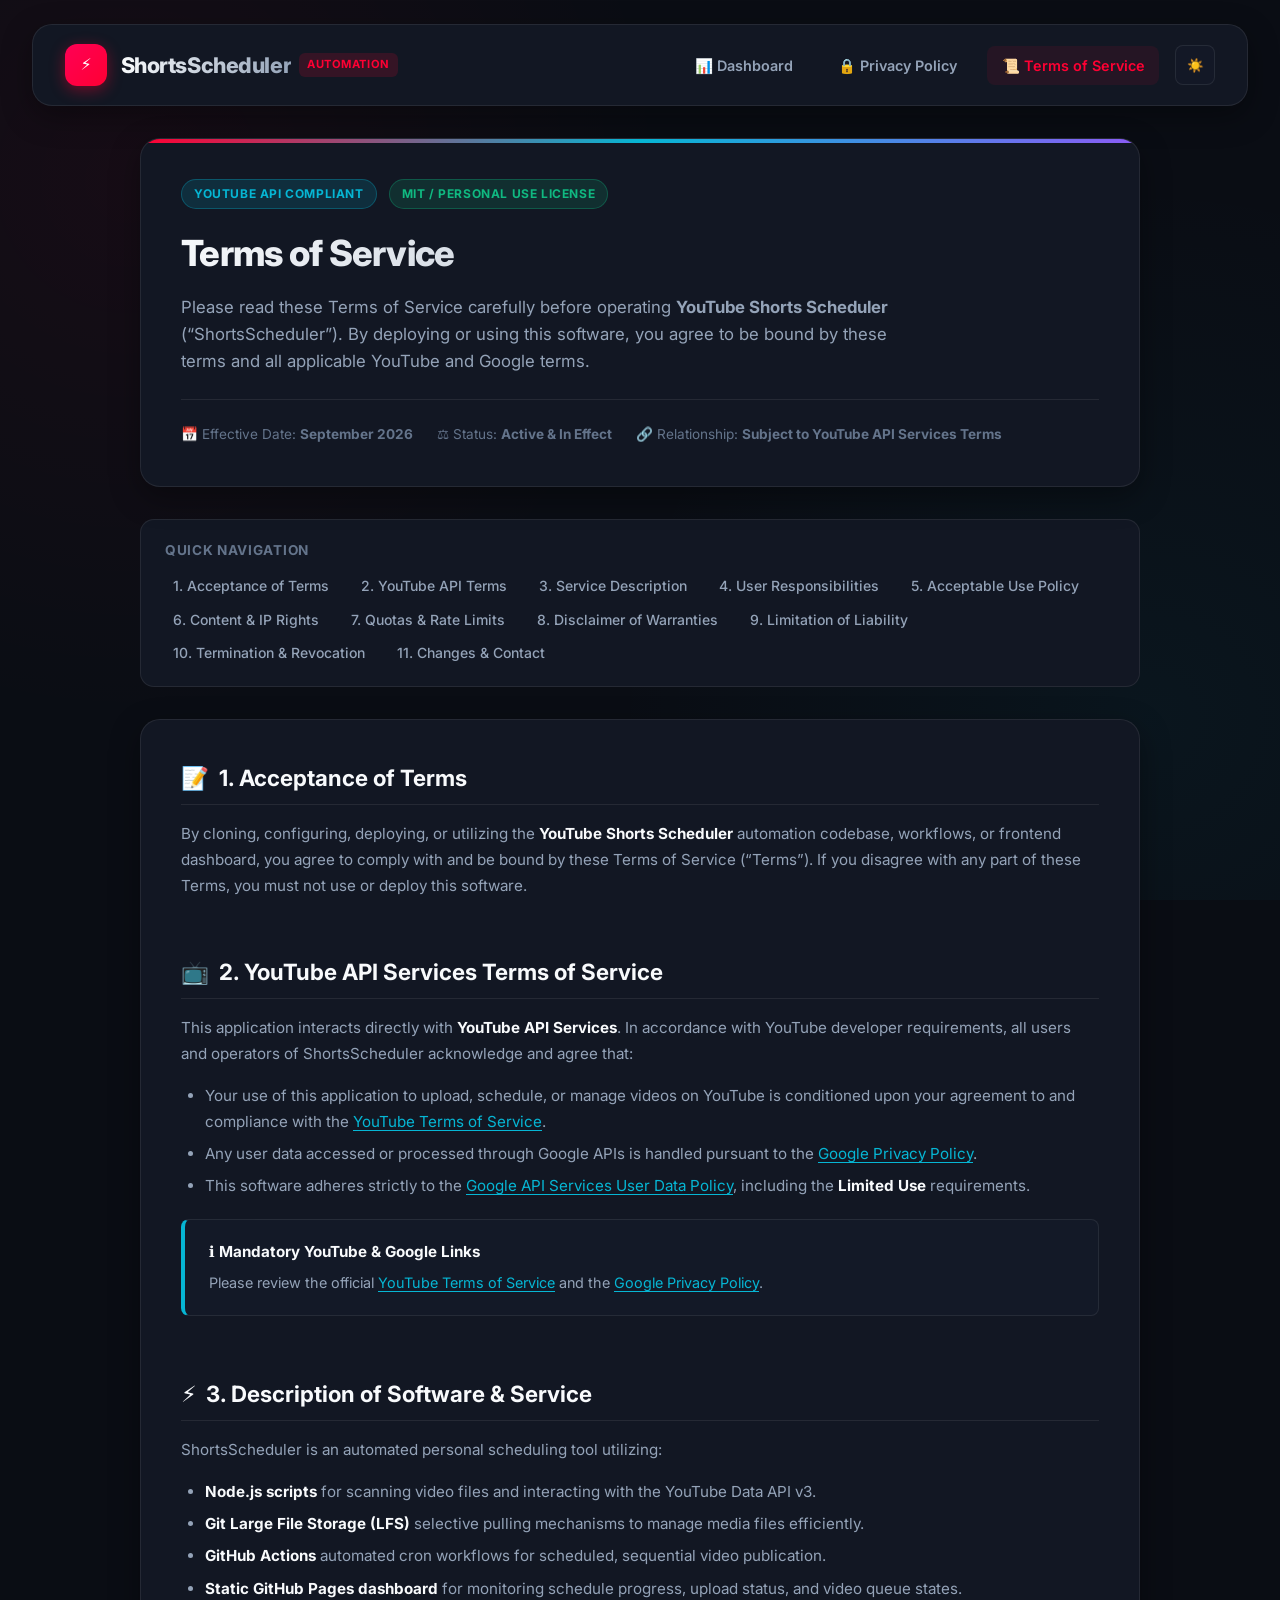
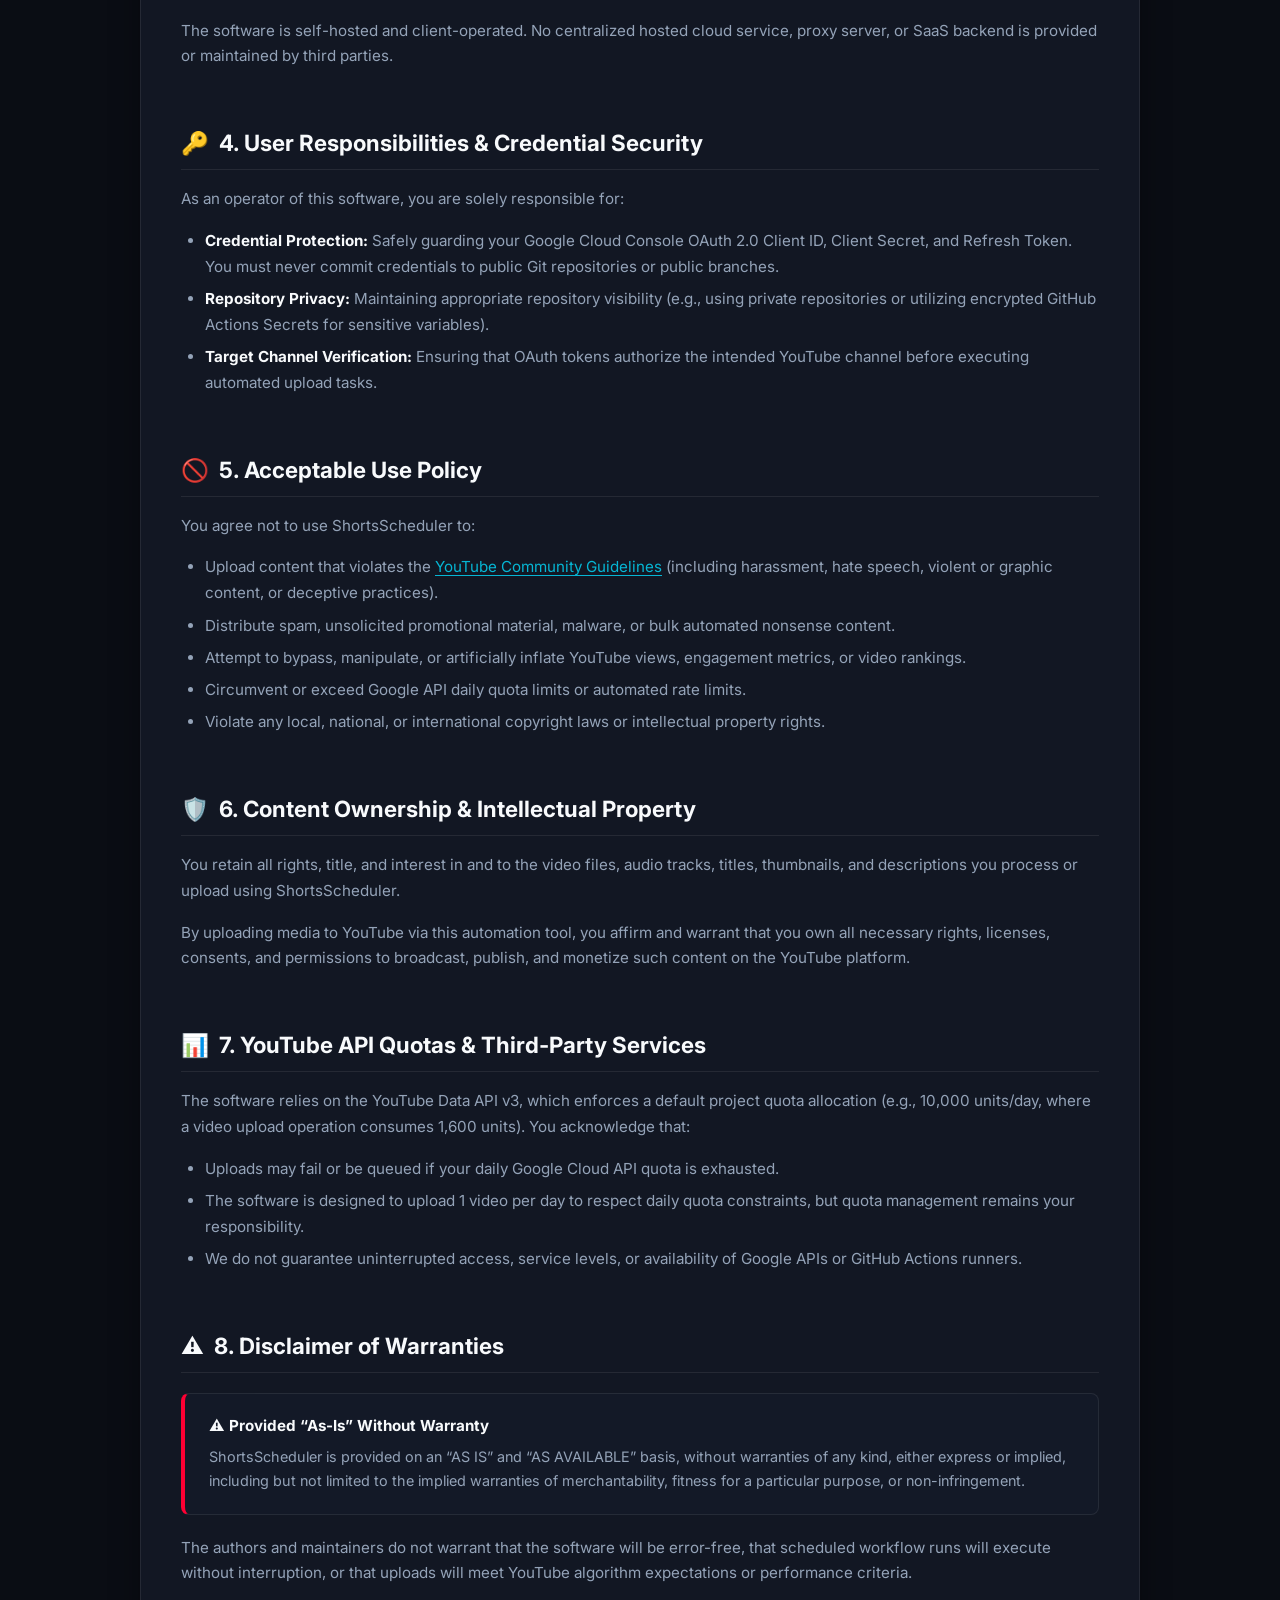
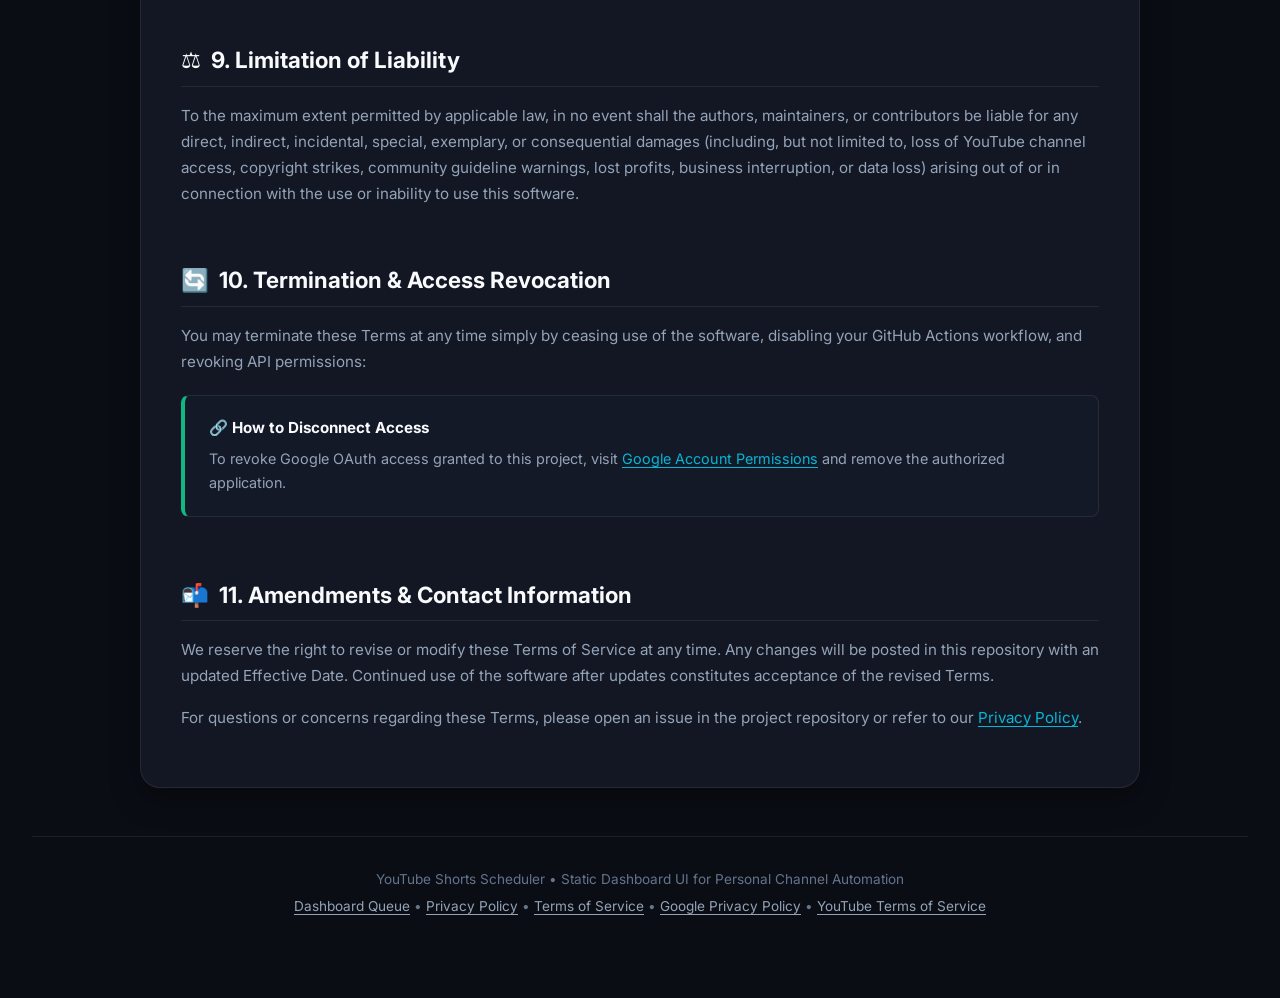
<file: frontend/terms.html>
<!DOCTYPE html>
<html lang="en" data-theme="dark">
<head>
  <meta charset="UTF-8">
  <meta name="viewport" content="width=device-width, initial-scale=1.0">
  <title>Terms of Service - YouTube Shorts Scheduler</title>
  <meta name="description" content="Terms of Service for YouTube Shorts Scheduler. Conditions of use, YouTube API Services compliance, and user responsibilities.">
  <!-- Fonts -->
  <link rel="preconnect" href="https://fonts.googleapis.com">
  <link rel="preconnect" href="https://fonts.gstatic.com" crossorigin>
  <link href="https://fonts.googleapis.com/css2?family=Inter:wght@400;500;600;700;800&family=Consolas&display=swap" rel="stylesheet">
  <!-- Styles -->
  <link rel="stylesheet" href="style.css">
</head>
<body>

  <div class="app-container">
    
    <!-- Header Navbar -->
    <header class="navbar" id="main-header">
      <div class="brand">
        <div class="brand-icon" aria-hidden="true">⚡</div>
        <div>
          <div style="display: flex; align-items: center; gap: 0.5rem;">
            <a href="index.html" style="text-decoration: none; color: inherit;"><h1 class="brand-title">ShortsScheduler</h1></a>
            <span class="brand-badge">Automation</span>
          </div>
        </div>
      </div>

      <div class="nav-actions">
        <a href="index.html" class="nav-link">
          <span>📊 Dashboard</span>
        </a>
        <a href="privacy.html" class="nav-link">
          <span>🔒 Privacy Policy</span>
        </a>
        <a href="terms.html" class="nav-link active">
          <span>📜 Terms of Service</span>
        </a>

        <button id="theme-toggle" class="btn-icon" aria-label="Toggle Theme" title="Toggle Light/Dark Theme">
          🌙
        </button>
      </div>
    </header>

    <!-- Main Policy Container -->
    <main class="policy-container">

      <!-- Hero Header -->
      <section class="policy-hero">
        <div class="policy-hero-badges">
          <span class="badge-pill google">YouTube API Compliant</span>
          <span class="badge-pill security">MIT / Personal Use License</span>
        </div>
        <h1 class="policy-title">Terms of Service</h1>
        <p class="policy-subtitle">
          Please read these Terms of Service carefully before operating <strong>YouTube Shorts Scheduler</strong> (&ldquo;ShortsScheduler&rdquo;). By deploying or using this software, you agree to be bound by these terms and all applicable YouTube and Google terms.
        </p>
        <div class="policy-meta-bar">
          <span>📅 Effective Date: <strong>September 2026</strong></span>
          <span>⚖️ Status: <strong>Active &amp; In Effect</strong></span>
          <span>🔗 Relationship: <strong>Subject to YouTube API Services Terms</strong></span>
        </div>
      </section>

      <!-- Table of Contents Navigation -->
      <nav class="policy-toc-nav" aria-label="Table of Contents">
        <div class="toc-title">Quick Navigation</div>
        <ul class="toc-links">
          <li><a href="#acceptance" class="toc-link">1. Acceptance of Terms</a></li>
          <li><a href="#youtube-terms" class="toc-link">2. YouTube API Terms</a></li>
          <li><a href="#description" class="toc-link">3. Service Description</a></li>
          <li><a href="#user-responsibilities" class="toc-link">4. User Responsibilities</a></li>
          <li><a href="#acceptable-use" class="toc-link">5. Acceptable Use Policy</a></li>
          <li><a href="#intellectual-property" class="toc-link">6. Content &amp; IP Rights</a></li>
          <li><a href="#quota-limits" class="toc-link">7. Quotas &amp; Rate Limits</a></li>
          <li><a href="#disclaimer" class="toc-link">8. Disclaimer of Warranties</a></li>
          <li><a href="#liability" class="toc-link">9. Limitation of Liability</a></li>
          <li><a href="#termination" class="toc-link">10. Termination &amp; Revocation</a></li>
          <li><a href="#contact" class="toc-link">11. Changes &amp; Contact</a></li>
        </ul>
      </nav>

      <!-- Policy Content Card -->
      <article class="policy-content-card">

        <!-- 1. Acceptance of Terms -->
        <section id="acceptance" class="policy-section">
          <h2><span>📝</span> 1. Acceptance of Terms</h2>
          <p>
            By cloning, configuring, deploying, or utilizing the <strong>YouTube Shorts Scheduler</strong> automation codebase, workflows, or frontend dashboard, you agree to comply with and be bound by these Terms of Service (&ldquo;Terms&rdquo;). If you disagree with any part of these Terms, you must not use or deploy this software.
          </p>
        </section>

        <!-- 2. YouTube API Services Agreement -->
        <section id="youtube-terms" class="policy-section">
          <h2><span>📺</span> 2. YouTube API Services Terms of Service</h2>
          <p>
            This application interacts directly with <strong>YouTube API Services</strong>. In accordance with YouTube developer requirements, all users and operators of ShortsScheduler acknowledge and agree that:
          </p>
          <ul>
            <li>
              Your use of this application to upload, schedule, or manage videos on YouTube is conditioned upon your agreement to and compliance with the <a href="https://www.youtube.com/t/terms" target="_blank" rel="noopener noreferrer">YouTube Terms of Service</a>.
            </li>
            <li>
              Any user data accessed or processed through Google APIs is handled pursuant to the <a href="https://policies.google.com/privacy" target="_blank" rel="noopener noreferrer">Google Privacy Policy</a>.
            </li>
            <li>
              This software adheres strictly to the <a href="https://developers.google.com/terms/api-services-user-data-policy" target="_blank" rel="noopener noreferrer">Google API Services User Data Policy</a>, including the <strong>Limited Use</strong> requirements.
            </li>
          </ul>

          <div class="callout-box">
            <div class="callout-box-title">ℹ️ Mandatory YouTube &amp; Google Links</div>
            <p>
              Please review the official <a href="https://www.youtube.com/t/terms" target="_blank" rel="noopener noreferrer">YouTube Terms of Service</a> and the <a href="https://policies.google.com/privacy" target="_blank" rel="noopener noreferrer">Google Privacy Policy</a>.
            </p>
          </div>
        </section>

        <!-- 3. Service Description -->
        <section id="description" class="policy-section">
          <h2><span>⚡</span> 3. Description of Software &amp; Service</h2>
          <p>
            ShortsScheduler is an automated personal scheduling tool utilizing:
          </p>
          <ul>
            <li><strong>Node.js scripts</strong> for scanning video files and interacting with the YouTube Data API v3.</li>
            <li><strong>Git Large File Storage (LFS)</strong> selective pulling mechanisms to manage media files efficiently.</li>
            <li><strong>GitHub Actions</strong> automated cron workflows for scheduled, sequential video publication.</li>
            <li><strong>Static GitHub Pages dashboard</strong> for monitoring schedule progress, upload status, and video queue states.</li>
          </ul>
          <p>
            The software is self-hosted and client-operated. No centralized hosted cloud service, proxy server, or SaaS backend is provided or maintained by third parties.
          </p>
        </section>

        <!-- 4. User Responsibilities & Credentials -->
        <section id="user-responsibilities" class="policy-section">
          <h2><span>🔑</span> 4. User Responsibilities &amp; Credential Security</h2>
          <p>
            As an operator of this software, you are solely responsible for:
          </p>
          <ul>
            <li>
              <strong>Credential Protection:</strong> Safely guarding your Google Cloud Console OAuth 2.0 Client ID, Client Secret, and Refresh Token. You must never commit credentials to public Git repositories or public branches.
            </li>
            <li>
              <strong>Repository Privacy:</strong> Maintaining appropriate repository visibility (e.g., using private repositories or utilizing encrypted GitHub Actions Secrets for sensitive variables).
            </li>
            <li>
              <strong>Target Channel Verification:</strong> Ensuring that OAuth tokens authorize the intended YouTube channel before executing automated upload tasks.
            </li>
          </ul>
        </section>

        <!-- 5. Acceptable Use Policy -->
        <section id="acceptable-use" class="policy-section">
          <h2><span>🚫</span> 5. Acceptable Use Policy</h2>
          <p>
            You agree not to use ShortsScheduler to:
          </p>
          <ul>
            <li>Upload content that violates the <a href="https://www.youtube.com/howyoutubeworks/policies/community-guidelines/" target="_blank" rel="noopener noreferrer">YouTube Community Guidelines</a> (including harassment, hate speech, violent or graphic content, or deceptive practices).</li>
            <li>Distribute spam, unsolicited promotional material, malware, or bulk automated nonsense content.</li>
            <li>Attempt to bypass, manipulate, or artificially inflate YouTube views, engagement metrics, or video rankings.</li>
            <li>Circumvent or exceed Google API daily quota limits or automated rate limits.</li>
            <li>Violate any local, national, or international copyright laws or intellectual property rights.</li>
          </ul>
        </section>

        <!-- 6. Intellectual Property & Media Rights -->
        <section id="intellectual-property" class="policy-section">
          <h2><span>🛡️</span> 6. Content Ownership &amp; Intellectual Property</h2>
          <p>
            You retain all rights, title, and interest in and to the video files, audio tracks, titles, thumbnails, and descriptions you process or upload using ShortsScheduler.
          </p>
          <p>
            By uploading media to YouTube via this automation tool, you affirm and warrant that you own all necessary rights, licenses, consents, and permissions to broadcast, publish, and monetize such content on the YouTube platform.
          </p>
        </section>

        <!-- 7. Quota Limits & API Availability -->
        <section id="quota-limits" class="policy-section">
          <h2><span>📊</span> 7. YouTube API Quotas &amp; Third-Party Services</h2>
          <p>
            The software relies on the YouTube Data API v3, which enforces a default project quota allocation (e.g., 10,000 units/day, where a video upload operation consumes 1,600 units). You acknowledge that:
          </p>
          <ul>
            <li>Uploads may fail or be queued if your daily Google Cloud API quota is exhausted.</li>
            <li>The software is designed to upload 1 video per day to respect daily quota constraints, but quota management remains your responsibility.</li>
            <li>We do not guarantee uninterrupted access, service levels, or availability of Google APIs or GitHub Actions runners.</li>
          </ul>
        </section>

        <!-- 8. Disclaimer of Warranties -->
        <section id="disclaimer" class="policy-section">
          <h2><span>⚠️</span> 8. Disclaimer of Warranties</h2>
          <div class="callout-box alert">
            <div class="callout-box-title">⚠️ Provided &ldquo;As-Is&rdquo; Without Warranty</div>
            <p>
              ShortsScheduler is provided on an &ldquo;AS IS&rdquo; and &ldquo;AS AVAILABLE&rdquo; basis, without warranties of any kind, either express or implied, including but not limited to the implied warranties of merchantability, fitness for a particular purpose, or non-infringement.
            </p>
          </div>
          <p>
            The authors and maintainers do not warrant that the software will be error-free, that scheduled workflow runs will execute without interruption, or that uploads will meet YouTube algorithm expectations or performance criteria.
          </p>
        </section>

        <!-- 9. Limitation of Liability -->
        <section id="liability" class="policy-section">
          <h2><span>⚖️</span> 9. Limitation of Liability</h2>
          <p>
            To the maximum extent permitted by applicable law, in no event shall the authors, maintainers, or contributors be liable for any direct, indirect, incidental, special, exemplary, or consequential damages (including, but not limited to, loss of YouTube channel access, copyright strikes, community guideline warnings, lost profits, business interruption, or data loss) arising out of or in connection with the use or inability to use this software.
          </p>
        </section>

        <!-- 10. Termination & Access Revocation -->
        <section id="termination" class="policy-section">
          <h2><span>🔄</span> 10. Termination &amp; Access Revocation</h2>
          <p>
            You may terminate these Terms at any time simply by ceasing use of the software, disabling your GitHub Actions workflow, and revoking API permissions:
          </p>
          <div class="callout-box success">
            <div class="callout-box-title">🔗 How to Disconnect Access</div>
            <p>
              To revoke Google OAuth access granted to this project, visit <a href="https://myaccount.google.com/permissions" target="_blank" rel="noopener noreferrer">Google Account Permissions</a> and remove the authorized application.
            </p>
          </div>
        </section>

        <!-- 11. Amendments & Contact -->
        <section id="contact" class="policy-section">
          <h2><span>📬</span> 11. Amendments &amp; Contact Information</h2>
          <p>
            We reserve the right to revise or modify these Terms of Service at any time. Any changes will be posted in this repository with an updated Effective Date. Continued use of the software after updates constitutes acceptance of the revised Terms.
          </p>
          <p>
            For questions or concerns regarding these Terms, please open an issue in the project repository or refer to our <a href="privacy.html">Privacy Policy</a>.
          </p>
        </section>

      </article>

    </main>

    <!-- Footer -->
    <footer class="footer">
      <p>YouTube Shorts Scheduler • Static Dashboard UI for Personal Channel Automation</p>
      <p style="margin-top: 0.35rem;">
        <a href="index.html" class="footer-link">Dashboard Queue</a> • 
        <a href="privacy.html" class="footer-link">Privacy Policy</a> • 
        <a href="terms.html" class="footer-link">Terms of Service</a> • 
        <a href="https://policies.google.com/privacy" target="_blank" rel="noopener noreferrer" class="footer-link">Google Privacy Policy</a> • 
        <a href="https://www.youtube.com/t/terms" target="_blank" rel="noopener noreferrer" class="footer-link">YouTube Terms of Service</a>
      </p>
    </footer>

  </div>

  <!-- Shared Theme Persistence Script -->
  <script>
    (function() {
      // Synchronize theme with localStorage
      const savedTheme = localStorage.getItem('theme') || 'dark';
      document.documentElement.setAttribute('data-theme', savedTheme);
      const toggleBtn = document.getElementById('theme-toggle');

      function updateIcon(theme) {
        if (toggleBtn) {
          toggleBtn.textContent = theme === 'dark' ? '☀️' : '🌙';
        }
      }

      updateIcon(savedTheme);

      if (toggleBtn) {
        toggleBtn.addEventListener('click', function() {
          const current = document.documentElement.getAttribute('data-theme');
          const next = current === 'dark' ? 'light' : 'dark';
          document.documentElement.setAttribute('data-theme', next);
          localStorage.setItem('theme', next);
          updateIcon(next);
        });
      }
    })();
  </script>
</body>
</html>
</file>
<file: frontend/style.css>
/* ==========================================================================
   YouTube Shorts Scheduler - Theme & Layout Styles
   ========================================================================== */

:root {
  /* Dark Mode Default Theme (Customizable via CSS Variables) */
  --bg-main: #0a0d14;
  --bg-surface: #121723;
  --bg-card: rgba(20, 27, 41, 0.7);
  --bg-card-hover: rgba(28, 38, 58, 0.9);
  --bg-input: #182030;
  --border-color: rgba(255, 255, 255, 0.08);
  --border-highlight: rgba(255, 255, 255, 0.18);

  /* Typography Colors */
  --text-primary: #f8fafc;
  --text-secondary: #94a3b8;
  --text-muted: #64748b;

  /* Primary YouTube Brand & Accent Colors */
  --brand-red: #ff0033;
  --accent-cyan: #06b6d4;
  --accent-purple: #8b5cf6;

  /* Metric & Status Colors */
  --color-total: #6366f1;
  --color-pending: #f59e0b;
  --color-scheduled: #3b82f6;
  --color-uploading: #a855f7;
  --color-published: #10b981;
  --color-failed: #ef4444;

  /* Layout & Design System Tokens */
  --radius-sm: 8px;
  --radius-md: 14px;
  --radius-lg: 20px;
  --shadow-glow: 0 0 30px rgba(255, 0, 51, 0.15);
  --shadow-card: 0 10px 30px rgba(0, 0, 0, 0.35);
  --transition-fast: all 0.2s ease;
  --transition-smooth: all 0.3s cubic-bezier(0.4, 0, 0.2, 1);
}

/* Light Theme Variables Toggle Class */
[data-theme="light"] {
  --bg-main: #f1f5f9;
  --bg-surface: #ffffff;
  --bg-card: rgba(255, 255, 255, 0.85);
  --bg-card-hover: rgba(241, 245, 249, 1);
  --bg-input: #e2e8f0;
  --border-color: rgba(0, 0, 0, 0.08);
  --border-highlight: rgba(0, 0, 0, 0.18);
  --text-primary: #0f172a;
  --text-secondary: #475569;
  --text-muted: #94a3b8;
  --shadow-card: 0 10px 30px rgba(0, 0, 0, 0.06);
}

/* Global Reset & Base Typography */
*, *::before, *::after {
  box-sizing: border-box;
  margin: 0;
  padding: 0;
}

body {
  font-family: 'Inter', system-ui, -apple-system, BlinkMacSystemFont, 'Segoe UI', Roboto, Oxygen, Ubuntu, Cantarell, sans-serif;
  background-color: var(--bg-main);
  color: var(--text-primary);
  line-height: 1.6;
  min-height: 100vh;
  display: flex;
  flex-direction: column;
  background-image: 
    radial-gradient(circle at 10% 20%, rgba(255, 0, 51, 0.05) 0%, transparent 40%),
    radial-gradient(circle at 90% 80%, rgba(6, 182, 212, 0.05) 0%, transparent 40%);
  background-attachment: fixed;
}

/* App Container */
.app-container {
  width: 100%;
  max-width: 1380px;
  margin: 0 auto;
  padding: 1.5rem 2rem 3rem 2rem;
  flex: 1;
}

/* Header Navbar */
.navbar {
  display: flex;
  justify-content: space-between;
  align-items: center;
  padding: 1.2rem 2rem;
  background: var(--bg-surface);
  border: 1px solid var(--border-color);
  border-radius: var(--radius-lg);
  backdrop-filter: blur(12px);
  margin-bottom: 2rem;
  box-shadow: var(--shadow-card);
}

.brand {
  display: flex;
  align-items: center;
  gap: 0.85rem;
}

.brand-icon {
  width: 42px;
  height: 42px;
  background: linear-gradient(135deg, #ff0055, var(--brand-red));
  border-radius: 12px;
  display: flex;
  align-items: center;
  justify-content: center;
  color: #ffffff;
  box-shadow: 0 4px 15px rgba(255, 0, 51, 0.4);
}

.brand-title {
  font-size: 1.35rem;
  font-weight: 800;
  letter-spacing: -0.02em;
  background: linear-gradient(90deg, var(--text-primary), var(--text-secondary));
  -webkit-background-clip: text;
  -webkit-text-fill-color: transparent;
}

.brand-badge {
  font-size: 0.7rem;
  font-weight: 700;
  padding: 0.2rem 0.5rem;
  border-radius: 6px;
  background: rgba(255, 0, 51, 0.15);
  color: var(--brand-red);
  text-transform: uppercase;
  letter-spacing: 0.05em;
}

.nav-actions {
  display: flex;
  align-items: center;
  gap: 1rem;
}

.mode-tag {
  display: inline-flex;
  align-items: center;
  gap: 0.5rem;
  font-size: 0.825rem;
  color: var(--text-secondary);
  background: rgba(255, 255, 255, 0.04);
  padding: 0.4rem 0.85rem;
  border-radius: 30px;
  border: 1px solid var(--border-color);
}

.status-dot {
  width: 8px;
  height: 8px;
  border-radius: 50%;
  background-color: var(--color-published);
  box-shadow: 0 0 10px var(--color-published);
}

.btn-icon {
  background: var(--bg-card);
  border: 1px solid var(--border-color);
  color: var(--text-primary);
  width: 40px;
  height: 40px;
  border-radius: var(--radius-sm);
  cursor: pointer;
  display: flex;
  align-items: center;
  justify-content: center;
  transition: var(--transition-fast);
}

.btn-icon:hover {
  background: var(--bg-card-hover);
  border-color: var(--border-highlight);
  transform: translateY(-2px);
}

/* Dashboard Layout Grid */
.dashboard-grid {
  display: flex;
  flex-direction: column;
  gap: 2rem;
}

/* Stats Metrics Cards */
.stats-header {
  display: flex;
  justify-content: space-between;
  align-items: center;
  margin-bottom: 0.75rem;
}

.section-title {
  font-size: 1.1rem;
  font-weight: 700;
  color: var(--text-primary);
  display: flex;
  align-items: center;
  gap: 0.5rem;
}

.metrics-grid {
  display: grid;
  grid-template-columns: repeat(auto-fit, minmax(200px, 1fr));
  gap: 1.25rem;
}

.stat-card {
  background: var(--bg-surface);
  border: 1px solid var(--border-color);
  border-radius: var(--radius-md);
  padding: 1.35rem;
  display: flex;
  flex-direction: column;
  gap: 0.75rem;
  position: relative;
  overflow: hidden;
  transition: var(--transition-smooth);
}

.stat-card::before {
  content: '';
  position: absolute;
  top: 0;
  left: 0;
  width: 4px;
  height: 100%;
}

.stat-card:hover {
  transform: translateY(-3px);
  border-color: var(--border-highlight);
  box-shadow: var(--shadow-card);
}

.stat-card.total::before { background-color: var(--color-total); }
.stat-card.pending::before { background-color: var(--color-pending); }
.stat-card.scheduled::before { background-color: var(--color-scheduled); }
.stat-card.published::before { background-color: var(--color-published); }
.stat-card.failed::before { background-color: var(--color-failed); }

.stat-top {
  display: flex;
  justify-content: space-between;
  align-items: center;
}

.stat-label {
  font-size: 0.85rem;
  font-weight: 600;
  color: var(--text-secondary);
  text-transform: uppercase;
  letter-spacing: 0.04em;
}

.stat-icon-wrap {
  width: 36px;
  height: 36px;
  border-radius: var(--radius-sm);
  display: flex;
  align-items: center;
  justify-content: center;
  font-size: 1.1rem;
}

.stat-card.total .stat-icon-wrap { background: rgba(99, 102, 241, 0.15); color: var(--color-total); }
.stat-card.pending .stat-icon-wrap { background: rgba(245, 158, 11, 0.15); color: var(--color-pending); }
.stat-card.scheduled .stat-icon-wrap { background: rgba(59, 130, 246, 0.15); color: var(--color-scheduled); }
.stat-card.published .stat-icon-wrap { background: rgba(16, 185, 129, 0.15); color: var(--color-published); }
.stat-card.failed .stat-icon-wrap { background: rgba(239, 68, 68, 0.15); color: var(--color-failed); }

.stat-value {
  font-size: 2.2rem;
  font-weight: 800;
  color: var(--text-primary);
  line-height: 1;
}

.stat-subtext {
  font-size: 0.8rem;
  color: var(--text-muted);
}

/* Feature Spotlight Grid (Next Upload + Frequency) */
.spotlight-grid {
  display: grid;
  grid-template-columns: 1.4fr 1fr;
  gap: 1.5rem;
}

.spotlight-card {
  background: var(--bg-surface);
  border: 1px solid var(--border-color);
  border-radius: var(--radius-lg);
  padding: 1.6rem;
  display: flex;
  flex-direction: column;
  justify-content: space-between;
  position: relative;
  overflow: hidden;
  box-shadow: var(--shadow-card);
}

.spotlight-card.next-upload {
  background: linear-gradient(135deg, rgba(20, 27, 41, 0.95), rgba(30, 42, 65, 0.95));
  border: 1px solid rgba(59, 130, 246, 0.25);
}

.next-upload-badge {
  display: inline-flex;
  align-items: center;
  gap: 0.4rem;
  padding: 0.35rem 0.85rem;
  background: rgba(59, 130, 246, 0.15);
  color: #60a5fa;
  border-radius: 20px;
  font-size: 0.75rem;
  font-weight: 700;
  text-transform: uppercase;
  letter-spacing: 0.05em;
  margin-bottom: 1rem;
  width: fit-content;
}

.next-upload-title {
  font-size: 1.3rem;
  font-weight: 700;
  margin-bottom: 0.5rem;
  color: var(--text-primary);
  line-height: 1.35;
}

.next-upload-meta {
  display: flex;
  flex-wrap: wrap;
  gap: 1.25rem;
  margin-top: 1rem;
  padding-top: 1rem;
  border-top: 1px solid var(--border-color);
  font-size: 0.875rem;
  color: var(--text-secondary);
}

.meta-item {
  display: flex;
  align-items: center;
  gap: 0.4rem;
}

.countdown-box {
  background: rgba(10, 13, 20, 0.6);
  border: 1px solid var(--border-color);
  border-radius: var(--radius-md);
  padding: 1rem;
  display: flex;
  align-items: center;
  justify-content: space-around;
  margin-top: 1.2rem;
}

.countdown-unit {
  display: flex;
  flex-direction: column;
  align-items: center;
}

.countdown-num {
  font-size: 1.5rem;
  font-weight: 800;
  color: #60a5fa;
}

.countdown-lbl {
  font-size: 0.7rem;
  text-transform: uppercase;
  color: var(--text-muted);
}

.frequency-widget {
  display: flex;
  flex-direction: column;
  justify-content: space-between;
}

.freq-rate {
  font-size: 2.2rem;
  font-weight: 800;
  color: var(--accent-cyan);
  margin: 0.5rem 0;
}

.freq-details {
  font-size: 0.875rem;
  color: var(--text-secondary);
}

.freq-bars {
  display: flex;
  align-items: flex-end;
  gap: 6px;
  height: 60px;
  margin-top: 1.2rem;
}

.freq-bar {
  flex: 1;
  background: rgba(6, 182, 212, 0.2);
  border-radius: 4px;
  transition: var(--transition-fast);
  position: relative;
}

.freq-bar.active {
  background: var(--accent-cyan);
  box-shadow: 0 0 10px rgba(6, 182, 212, 0.4);
}

/* Queue Table / List Section */
.queue-section {
  background: var(--bg-surface);
  border: 1px solid var(--border-color);
  border-radius: var(--radius-lg);
  padding: 1.6rem;
  box-shadow: var(--shadow-card);
}

.queue-controls {
  display: flex;
  justify-content: space-between;
  align-items: center;
  flex-wrap: wrap;
  gap: 1rem;
  margin-bottom: 1.5rem;
}

.filter-pills {
  display: flex;
  gap: 0.5rem;
  overflow-x: auto;
  padding-bottom: 0.25rem;
}

.pill-btn {
  background: var(--bg-input);
  border: 1px solid var(--border-color);
  color: var(--text-secondary);
  padding: 0.45rem 1rem;
  border-radius: 30px;
  font-size: 0.85rem;
  font-weight: 600;
  cursor: pointer;
  transition: var(--transition-fast);
  white-space: nowrap;
}

.pill-btn:hover {
  border-color: var(--border-highlight);
  color: var(--text-primary);
}

.pill-btn.active {
  background: var(--brand-red);
  color: #ffffff;
  border-color: var(--brand-red);
  box-shadow: 0 4px 12px rgba(255, 0, 51, 0.3);
}

.search-box {
  position: relative;
  min-width: 260px;
}

.search-input {
  width: 100%;
  background: var(--bg-input);
  border: 1px solid var(--border-color);
  color: var(--text-primary);
  padding: 0.5rem 1rem 0.5rem 2.4rem;
  border-radius: 30px;
  font-size: 0.875rem;
  outline: none;
  transition: var(--transition-fast);
}

.search-input:focus {
  border-color: var(--brand-red);
  box-shadow: 0 0 0 3px rgba(255, 0, 51, 0.15);
}

.search-icon {
  position: absolute;
  left: 0.9rem;
  top: 50%;
  transform: translateY(-50%);
  color: var(--text-muted);
  font-size: 0.9rem;
}

/* Video Items Table & Cards */
.table-responsive {
  width: 100%;
  overflow-x: auto;
}

.video-table {
  width: 100%;
  border-collapse: collapse;
  text-align: left;
}

.video-table th {
  padding: 0.85rem 1rem;
  font-size: 0.75rem;
  font-weight: 700;
  text-transform: uppercase;
  letter-spacing: 0.05em;
  color: var(--text-muted);
  border-bottom: 1px solid var(--border-color);
}

.video-table td {
  padding: 1.1rem 1rem;
  border-bottom: 1px solid var(--border-color);
  font-size: 0.9rem;
  vertical-align: middle;
}

.video-table tr:last-child td {
  border-bottom: none;
}

.video-table tr:hover td {
  background: rgba(255, 255, 255, 0.02);
}

.video-cell {
  display: flex;
  align-items: center;
  gap: 1rem;
}

.video-thumb {
  width: 50px;
  height: 65px;
  background: #1e293b;
  border-radius: var(--radius-sm);
  display: flex;
  align-items: center;
  justify-content: center;
  color: var(--text-muted);
  flex-shrink: 0;
  border: 1px solid var(--border-color);
  position: relative;
  overflow: hidden;
}

.video-thumb::after {
  content: '▶';
  font-size: 0.8rem;
  color: rgba(255, 255, 255, 0.7);
}

.video-info-title {
  font-weight: 600;
  color: var(--text-primary);
  line-height: 1.3;
  margin-bottom: 0.25rem;
  display: -webkit-box;
  -webkit-line-clamp: 2;
  -webkit-box-orient: vertical;
  overflow: hidden;
}

.video-tags {
  display: flex;
  gap: 0.35rem;
  flex-wrap: wrap;
}

.tag-badge {
  font-size: 0.7rem;
  color: var(--text-muted);
  background: rgba(255, 255, 255, 0.05);
  padding: 0.1rem 0.4rem;
  border-radius: 4px;
}

/* Status Badge Styles */
.badge-status {
  display: inline-flex;
  align-items: center;
  gap: 0.4rem;
  padding: 0.3rem 0.75rem;
  border-radius: 20px;
  font-size: 0.78rem;
  font-weight: 700;
  text-transform: capitalize;
  letter-spacing: 0.02em;
}

.badge-status.pending { background: rgba(245, 158, 11, 0.15); color: var(--color-pending); border: 1px solid rgba(245, 158, 11, 0.3); }
.badge-status.scheduled { background: rgba(59, 130, 246, 0.15); color: var(--color-scheduled); border: 1px solid rgba(59, 130, 246, 0.3); }
.badge-status.uploading { background: rgba(168, 85, 247, 0.15); color: var(--color-uploading); border: 1px solid rgba(168, 85, 247, 0.3); }
.badge-status.published { background: rgba(16, 185, 129, 0.15); color: var(--color-published); border: 1px solid rgba(16, 185, 129, 0.3); }
.badge-status.failed { background: rgba(239, 68, 68, 0.15); color: var(--color-failed); border: 1px solid rgba(239, 68, 68, 0.3); }

/* Schedule Section & Forms */
.schedule-grid {
  display: grid;
  grid-template-columns: 1fr 1.6fr;
  gap: 1.5rem;
}

.schedule-card {
  background: var(--bg-surface);
  border: 1px solid var(--border-color);
  border-radius: var(--radius-lg);
  padding: 1.6rem;
  box-shadow: var(--shadow-card);
}

.schedule-form {
  display: flex;
  flex-direction: column;
  gap: 1.1rem;
  margin-top: 1rem;
}

.form-group {
  display: flex;
  flex-direction: column;
  gap: 0.4rem;
}

.form-group label {
  font-size: 0.8rem;
  font-weight: 700;
  text-transform: uppercase;
  color: var(--text-secondary);
  letter-spacing: 0.04em;
}

.form-input, .form-select {
  background: var(--bg-input);
  border: 1px solid var(--border-color);
  color: var(--text-primary);
  padding: 0.65rem 0.9rem;
  border-radius: var(--radius-sm);
  font-size: 0.9rem;
  outline: none;
  transition: var(--transition-fast);
}

.form-input:focus, .form-select:focus {
  border-color: var(--brand-red);
  box-shadow: 0 0 0 3px rgba(255, 0, 51, 0.15);
}

.btn-primary {
  background: linear-gradient(135deg, #ff0055, var(--brand-red));
  border: none;
  color: #ffffff;
  padding: 0.75rem 1.2rem;
  border-radius: var(--radius-sm);
  font-size: 0.9rem;
  font-weight: 700;
  cursor: pointer;
  box-shadow: 0 4px 15px rgba(255, 0, 51, 0.35);
  transition: var(--transition-fast);
}

.btn-primary:hover {
  transform: translateY(-2px);
  box-shadow: 0 6px 20px rgba(255, 0, 51, 0.5);
}

/* Timeline Calendar View */
.timeline-container {
  display: flex;
  flex-direction: column;
  gap: 0.75rem;
  max-height: 380px;
  overflow-y: auto;
  padding-right: 0.5rem;
}

.timeline-item {
  background: var(--bg-card);
  border: 1px solid var(--border-color);
  border-radius: var(--radius-md);
  padding: 0.85rem 1rem;
  display: flex;
  justify-content: space-between;
  align-items: center;
  gap: 1rem;
  transition: var(--transition-fast);
}

.timeline-item:hover {
  border-color: var(--border-highlight);
  background: var(--bg-card-hover);
}

.timeline-date {
  font-size: 0.8rem;
  font-weight: 700;
  color: var(--accent-cyan);
  white-space: nowrap;
}

.timeline-title {
  font-size: 0.875rem;
  font-weight: 600;
  color: var(--text-primary);
  line-height: 1.3;
}


/* Empty Queue State */
.empty-state {
  text-align: center;
  padding: 3rem 1rem;
  color: var(--text-muted);
}

.empty-icon {
  font-size: 2.5rem;
  margin-bottom: 0.5rem;
  opacity: 0.5;
}

/* Modal Window for Preview */
.modal-overlay {
  position: fixed;
  top: 0;
  left: 0;
  width: 100vw;
  height: 100vh;
  background: rgba(0, 0, 0, 0.75);
  backdrop-filter: blur(6px);
  display: flex;
  align-items: center;
  justify-content: center;
  z-index: 1000;
  opacity: 0;
  pointer-events: none;
  transition: var(--transition-fast);
}

.modal-overlay.active {
  opacity: 1;
  pointer-events: auto;
}

.modal-card {
  background: var(--bg-surface);
  border: 1px solid var(--border-highlight);
  border-radius: var(--radius-lg);
  width: 90%;
  max-width: 580px;
  padding: 1.8rem;
  box-shadow: 0 20px 50px rgba(0, 0, 0, 0.5);
  transform: translateY(20px);
  transition: var(--transition-smooth);
}

.modal-overlay.active .modal-card {
  transform: translateY(0);
}

.modal-header {
  display: flex;
  justify-content: space-between;
  align-items: center;
  margin-bottom: 1.2rem;
}

.modal-close {
  background: transparent;
  border: none;
  color: var(--text-secondary);
  font-size: 1.5rem;
  cursor: pointer;
}

/* Footer */
.footer {
  text-align: center;
  padding: 2rem 0;
  margin-top: 3rem;
  font-size: 0.85rem;
  color: var(--text-muted);
  border-top: 1px solid var(--border-color);
}

.footer a, .footer-link {
  color: var(--text-secondary);
  text-decoration: underline;
  text-underline-offset: 3px;
  transition: var(--transition-fast);
}

.footer a:hover, .footer-link:hover {
  color: var(--brand-red);
}

/* Navigation Links */
.nav-link {
  color: var(--text-secondary);
  text-decoration: none;
  font-size: 0.9rem;
  font-weight: 600;
  padding: 0.5rem 0.9rem;
  border-radius: var(--radius-sm);
  transition: var(--transition-fast);
  display: inline-flex;
  align-items: center;
  gap: 0.4rem;
}

.nav-link:hover {
  color: var(--text-primary);
  background: rgba(255, 255, 255, 0.05);
}

.nav-link.active {
  color: var(--brand-red);
  background: rgba(255, 0, 51, 0.08);
}

.btn-secondary {
  display: inline-flex;
  align-items: center;
  gap: 0.5rem;
  padding: 0.55rem 1.1rem;
  background: var(--bg-card);
  color: var(--text-primary);
  border: 1px solid var(--border-color);
  border-radius: var(--radius-sm);
  text-decoration: none;
  font-weight: 600;
  font-size: 0.875rem;
  transition: var(--transition-fast);
}

.btn-secondary:hover {
  background: var(--bg-card-hover);
  border-color: var(--border-highlight);
  transform: translateY(-1px);
}

/* ==========================================================================
   Privacy Policy & Terms Layout
   ========================================================================== */
.policy-container {
  max-width: 1000px;
  margin: 0 auto;
  display: flex;
  flex-direction: column;
  gap: 2rem;
}

.policy-hero {
  background: var(--bg-surface);
  border: 1px solid var(--border-color);
  border-radius: var(--radius-lg);
  padding: 2.5rem;
  box-shadow: var(--shadow-card);
  position: relative;
  overflow: hidden;
}

.policy-hero::before {
  content: '';
  position: absolute;
  top: 0;
  left: 0;
  width: 100%;
  height: 4px;
  background: linear-gradient(90deg, var(--brand-red), var(--accent-cyan), var(--accent-purple));
}

.policy-hero-badges {
  display: flex;
  flex-wrap: wrap;
  align-items: center;
  gap: 0.75rem;
  margin-bottom: 1rem;
}

.badge-pill {
  font-size: 0.75rem;
  font-weight: 700;
  padding: 0.25rem 0.75rem;
  border-radius: 20px;
  text-transform: uppercase;
  letter-spacing: 0.05em;
}

.badge-pill.google {
  background: rgba(6, 182, 212, 0.15);
  color: var(--accent-cyan);
  border: 1px solid rgba(6, 182, 212, 0.3);
}

.badge-pill.security {
  background: rgba(16, 185, 129, 0.15);
  color: var(--color-published);
  border: 1px solid rgba(16, 185, 129, 0.3);
}

.policy-title {
  font-size: 2.25rem;
  font-weight: 800;
  letter-spacing: -0.02em;
  margin-bottom: 0.75rem;
  background: linear-gradient(135deg, var(--text-primary) 0%, var(--text-secondary) 100%);
  -webkit-background-clip: text;
  -webkit-text-fill-color: transparent;
}

.policy-subtitle {
  font-size: 1.05rem;
  color: var(--text-secondary);
  max-width: 750px;
  line-height: 1.6;
}

.policy-meta-bar {
  display: flex;
  flex-wrap: wrap;
  align-items: center;
  gap: 1.5rem;
  margin-top: 1.5rem;
  padding-top: 1.5rem;
  border-top: 1px solid var(--border-color);
  font-size: 0.85rem;
  color: var(--text-muted);
}

.policy-toc-nav {
  background: var(--bg-surface);
  border: 1px solid var(--border-color);
  border-radius: var(--radius-md);
  padding: 1.25rem 1.5rem;
}

.toc-title {
  font-size: 0.85rem;
  font-weight: 700;
  text-transform: uppercase;
  letter-spacing: 0.05em;
  color: var(--text-muted);
  margin-bottom: 0.75rem;
}

.toc-links {
  display: flex;
  flex-wrap: wrap;
  gap: 0.5rem 1rem;
  list-style: none;
}

.toc-link {
  color: var(--text-secondary);
  text-decoration: none;
  font-size: 0.875rem;
  font-weight: 500;
  transition: var(--transition-fast);
  padding: 0.25rem 0.5rem;
  border-radius: 6px;
}

.toc-link:hover {
  color: var(--brand-red);
  background: rgba(255, 0, 51, 0.08);
}

.policy-content-card {
  background: var(--bg-surface);
  border: 1px solid var(--border-color);
  border-radius: var(--radius-lg);
  padding: 2.5rem;
  box-shadow: var(--shadow-card);
  display: flex;
  flex-direction: column;
  gap: 2.5rem;
}

.policy-section {
  scroll-margin-top: 2rem;
}

.policy-section h2 {
  font-size: 1.4rem;
  font-weight: 700;
  color: var(--text-primary);
  margin-bottom: 1rem;
  display: flex;
  align-items: center;
  gap: 0.6rem;
  padding-bottom: 0.5rem;
  border-bottom: 1px solid var(--border-color);
}

.policy-section h3 {
  font-size: 1.05rem;
  font-weight: 600;
  color: var(--text-primary);
  margin: 1.25rem 0 0.5rem 0;
}

.policy-section p {
  color: var(--text-secondary);
  font-size: 0.95rem;
  line-height: 1.7;
  margin-bottom: 1rem;
}

.policy-section ul, .policy-section ol {
  color: var(--text-secondary);
  font-size: 0.95rem;
  line-height: 1.7;
  margin-bottom: 1rem;
  padding-left: 1.5rem;
}

.policy-section li {
  margin-bottom: 0.4rem;
}

.policy-section strong {
  color: var(--text-primary);
}

.policy-section a {
  color: var(--accent-cyan);
  text-decoration: underline;
  text-underline-offset: 3px;
  transition: var(--transition-fast);
}

.policy-section a:hover {
  color: var(--brand-red);
}

/* Callout Box */
.callout-box {
  background: rgba(20, 27, 41, 0.85);
  border: 1px solid var(--border-color);
  border-left: 4px solid var(--accent-cyan);
  border-radius: var(--radius-sm);
  padding: 1.25rem 1.5rem;
  margin: 1.25rem 0;
}

[data-theme="light"] .callout-box {
  background: rgba(241, 245, 249, 0.9);
}

.callout-box.alert {
  border-left-color: var(--brand-red);
}

.callout-box.success {
  border-left-color: var(--color-published);
}

.callout-box-title {
  font-weight: 700;
  font-size: 0.95rem;
  color: var(--text-primary);
  margin-bottom: 0.4rem;
  display: flex;
  align-items: center;
  gap: 0.5rem;
}

.callout-box p {
  margin-bottom: 0;
  font-size: 0.9rem;
}

.scope-code {
  display: inline-block;
  background: rgba(255, 255, 255, 0.07);
  padding: 0.15rem 0.45rem;
  border-radius: 4px;
  font-family: 'Consolas', monospace;
  font-size: 0.825rem;
  color: var(--accent-cyan);
  border: 1px solid var(--border-color);
  word-break: break-all;
}

/* Responsive Media Queries */
@media (max-width: 1024px) {
  .spotlight-grid {
    grid-template-columns: 1fr;
  }
}

@media (max-width: 768px) {
  .app-container {
    padding: 1rem;
  }

  .navbar {
    flex-direction: column;
    align-items: flex-start;
    gap: 1rem;
    padding: 1rem;
  }

  .nav-actions {
    width: 100%;
    justify-content: space-between;
  }

  .metrics-grid {
    grid-template-columns: repeat(2, 1fr);
  }

  .queue-controls {
    flex-direction: column;
    align-items: stretch;
  }

  .search-box {
    width: 100%;
  }

  .video-table th:nth-child(4),
  .video-table td:nth-child(4) {
    display: none;
  }
}

@media (max-width: 480px) {
  .metrics-grid {
    grid-template-columns: 1fr;
  }
}
</file>
